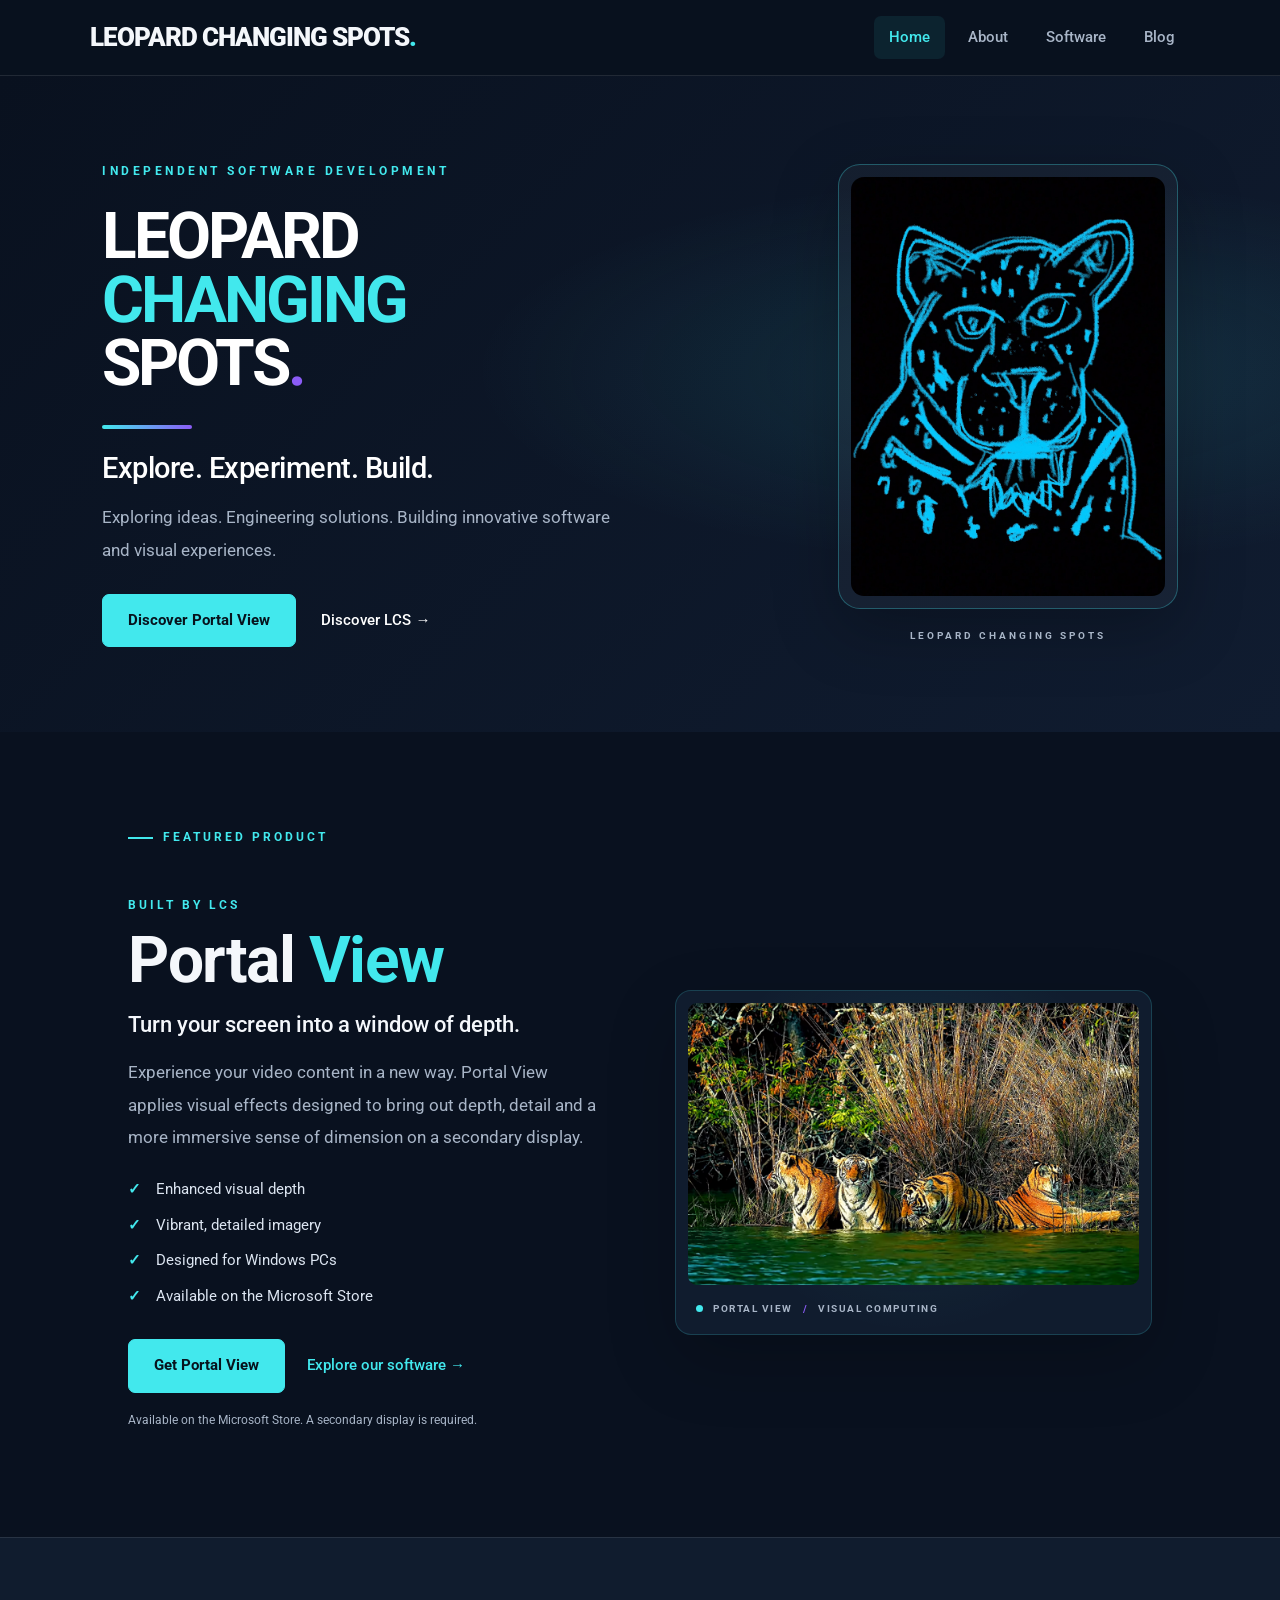
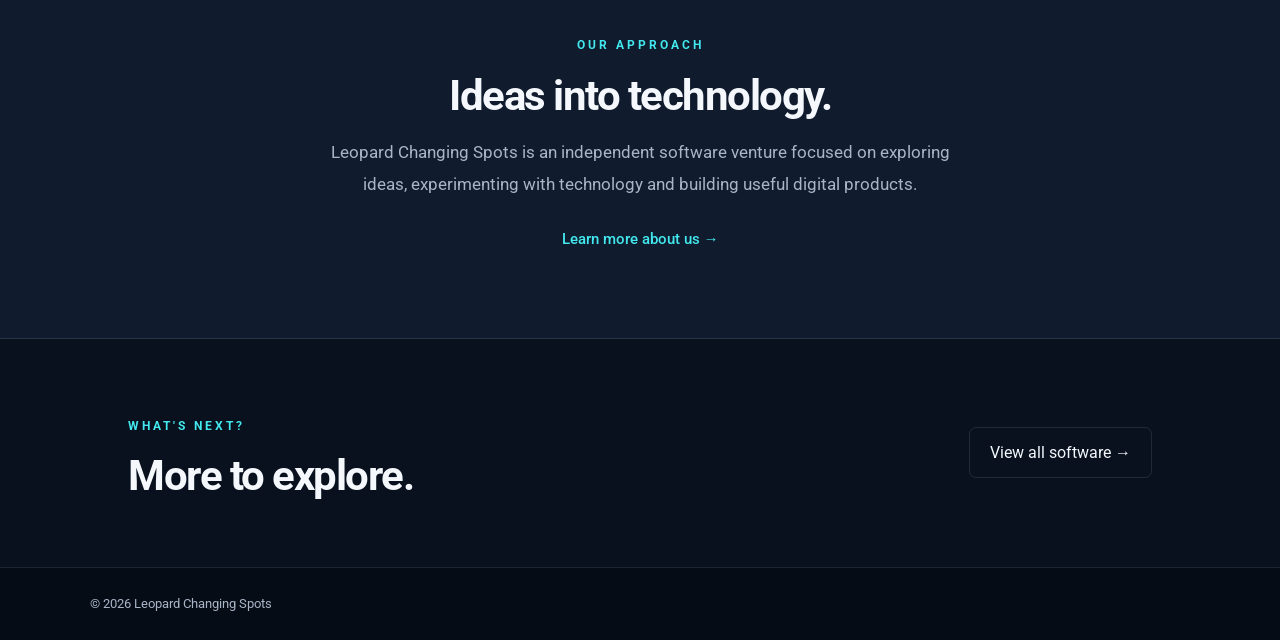
<file: index.html>
<!DOCTYPE html>
<html lang="en">
<head>
    <!-- Google tag (gtag.js) -->
<script async src="https://www.googletagmanager.com/gtag/js?id=G-T0R1049GWY"></script>
<script>
  window.dataLayer = window.dataLayer || [];
  function gtag(){dataLayer.push(arguments);}
  gtag('js', new Date());

  gtag('config', 'G-T0R1049GWY');
</script>
    <meta charset="UTF-8">

    <meta name="description" content="Leopard Changing Spots is an independent software company exploring software development, visual computing and digital media. Discover Portal View for Windows.">

    <meta name="keywords" content="Leopard Changing Spots, Portal View, software development, visual computing, Windows software">

    <meta name="author" content="Craig Durrheim">
    <meta name="robots" content="index, follow">
    <meta name="viewport" content="width=device-width, initial-scale=1.0">

    <link rel="stylesheet" href="styles.css">

    <link rel="preconnect" href="https://fonts.googleapis.com">
    <link rel="preconnect" href="https://fonts.gstatic.com" crossorigin>

    <link href="https://fonts.googleapis.com/css2?family=Roboto:wght@300;400;500;700;900&display=swap"
          rel="stylesheet">

    <title>Leopard Changing Spots</title>
</head>

<body>

    <nav>
        <a class="brand" href="index.html">LEOPARD CHANGING SPOTS<span>.</span></a>

        <ul class="nav-bar">
            <li><a href="index.html" class="active">Home</a></li>
            <li><a href="about.html">About</a></li>
            <li><a href="software.html">Software</a></li>
            <li><a href="blog.html">Blog</a></li>
        </ul>
    </nav>

    <main>

        <!-- Main company identity -->
        <section class="hero home-hero">

            <div class="home-hero-content">

                <p class="home-overline">
                    INDEPENDENT SOFTWARE DEVELOPMENT
                </p>

                <h1 class="company-title">
                    LEOPARD
                    <span>CHANGING</span>
                    SPOTS<span class="title-period">.</span>
                </h1>

                <div class="company-accent-line"></div>

                <h2 class="company-tagline">
                    Explore. Experiment. Build.
                </h2>

                <p class="home-intro">
                    Exploring ideas. Engineering solutions.
                    Building innovative software and visual experiences.
                </p>

                <div class="home-actions">
                    <a href="#portal-view" class="cta-button">
                        Discover Portal View
                    </a>

                    <a href="about.html" class="home-secondary-link">
                        Discover LCS →
                    </a>
                </div>

            </div>

            <div class="home-hero-logo">
                <div class="logo-frame">
                    <img
                        src="images/leopardLogo.jpg"
                        alt="Leopard Changing Spots leopard logo">
                </div>

                <p class="logo-caption">
                    LEOPARD CHANGING SPOTS
                </p>
            </div>

        </section>


        <!-- Featured commercial product -->
        <section class="featured-product" id="portal-view">

            <div class="section-label">
                <span></span> FEATURED PRODUCT
            </div>

            <div class="product-layout">

                <div class="product-copy">

                    <p class="product-kicker">BUILT BY LCS</p>

                    <h2>Portal <span>View</span></h2>

                    <h3>Turn your screen into a window of depth.</h3>

                    <p class="product-description">
                        Experience your video content in a new way.
                        Portal View applies visual effects designed to
                        bring out depth, detail and a more immersive
                        sense of dimension on a secondary display.
                    </p>

                    <ul class="feature-list">
                        <li>Enhanced visual depth</li>
                        <li>Vibrant, detailed imagery</li>
                        <li>Designed for Windows PCs</li>
                        <li>Available on the Microsoft Store</li>
                    </ul>

                    <div class="product-actions">

                        <a
                            href="https://apps.microsoft.com/detail/9NJ5NQBV3RJM"
                            class="cta-button"
                            target="_blank"
                            rel="noopener noreferrer">
                            Get Portal View
                        </a>

                        <a href="software.html" class="secondary-link">
                            Explore our software →
                        </a>

                    </div>

                    <p class="store-note">
                        Available on the Microsoft Store.
                        A secondary display is required.
                    </p>

                </div>

                <div class="product-visual">

                    <img
                        src="images/Screenshot (59).png"
                        alt="Portal View visual demonstration"
                        class="portal-image">

                    <div class="visual-caption">
                        <span class="status-dot"></span>
                        PORTAL VIEW
                        <span class="caption-divider">/</span>
                        VISUAL COMPUTING
                    </div>

                </div>

            </div>
        </section>


        <!-- Company mission -->
        <section class="company-section">

            <p class="section-label">OUR APPROACH</p>

            <h2>Ideas into technology.</h2>

            <p class="company-description">
                Leopard Changing Spots is an independent software
                venture focused on exploring ideas, experimenting
                with technology and building useful digital products.
            </p>

            <a href="about.html" class="text-link">
                Learn more about us →
            </a>

        </section>


        <!-- Explore more -->
        <section class="more-software">

            <div>
                <p class="section-label">WHAT'S NEXT?</p>
                <h2>More to explore.</h2>
            </div>

            <a href="software.html" class="outline-button">
                View all software →
            </a>

        </section>

    </main>

    <footer>
        <p>© 2026 Leopard Changing Spots</p>
    </footer>

</body>
</html>
</file>
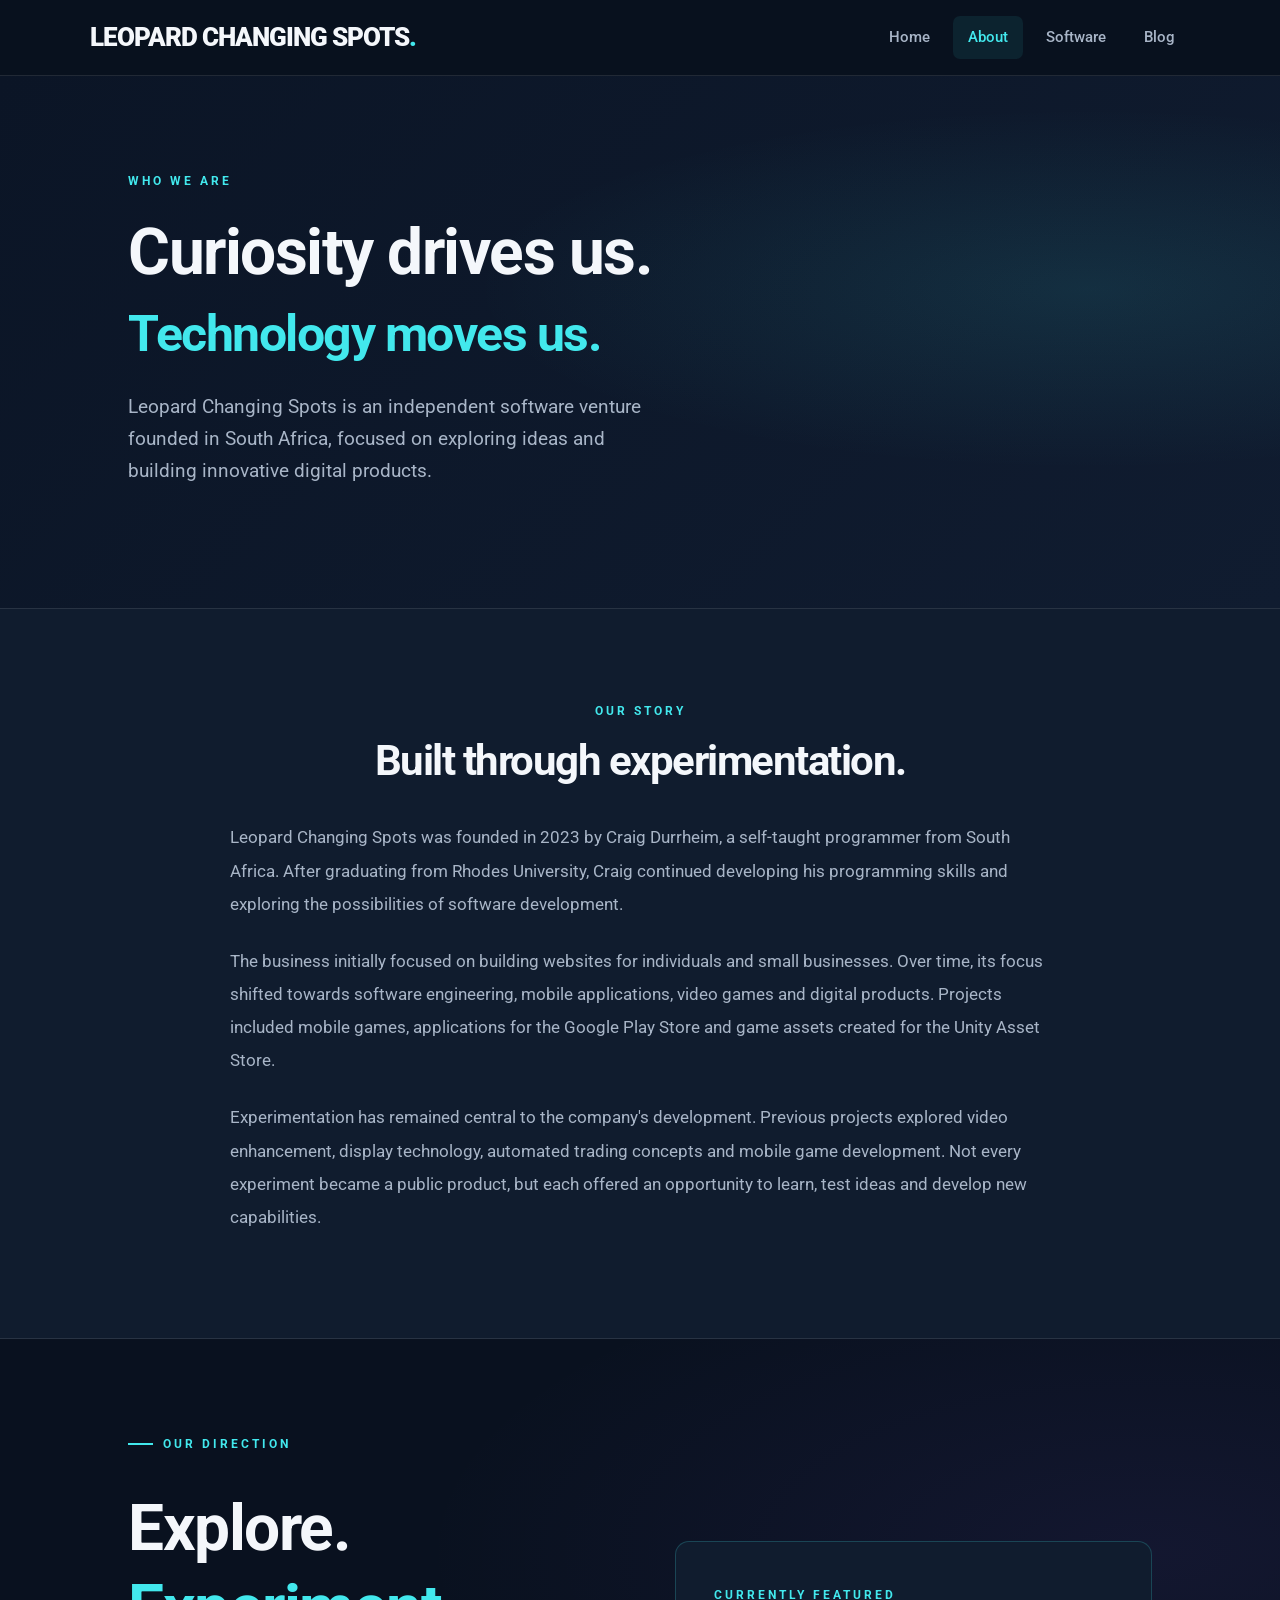
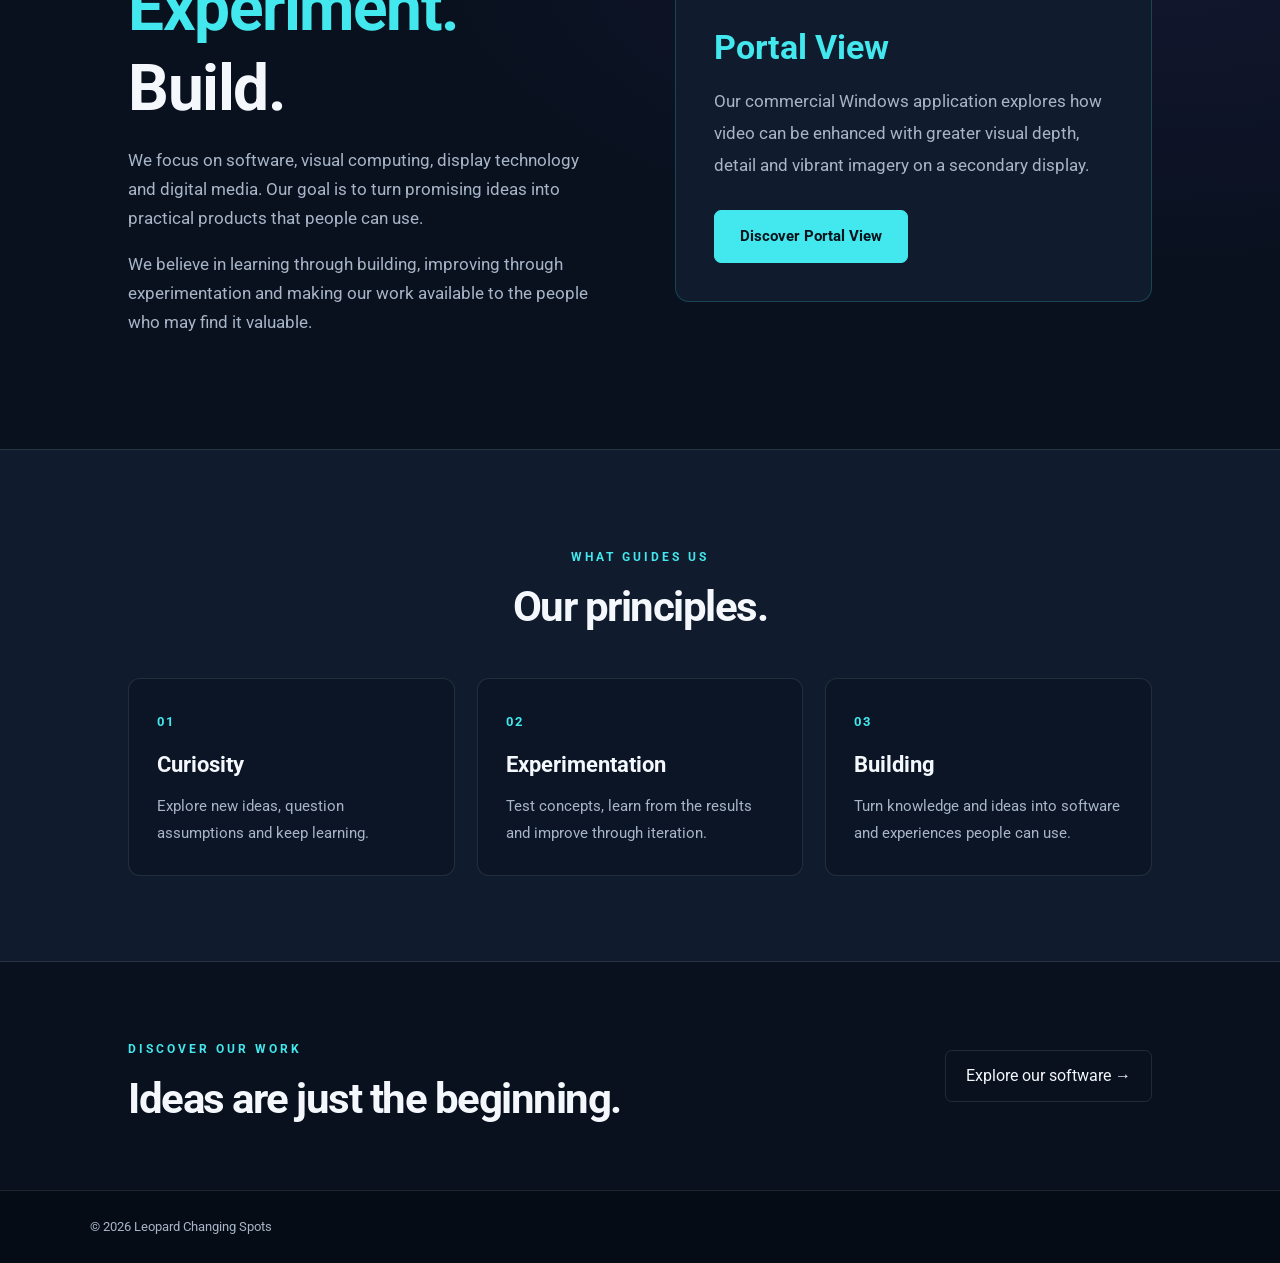
<file: about.html>
<!DOCTYPE html>
<html lang="en">
<head>
    <!-- Google tag (gtag.js) -->
<script async src="https://www.googletagmanager.com/gtag/js?id=G-T0R1049GWY"></script>
<script>
  window.dataLayer = window.dataLayer || [];
  function gtag(){dataLayer.push(arguments);}
  gtag('js', new Date());

  gtag('config', 'G-T0R1049GWY');
</script>
    <meta charset="UTF-8">

    <meta name="description" content="Learn about Leopard Changing Spots, an independent software venture founded by Craig Durrheim in South Africa, exploring software development and visual computing.">

    <meta name="keywords" content="Leopard Changing Spots, about us, software development, Portal View, visual computing">

    <meta name="author" content="Craig Durrheim">
    <meta name="robots" content="index, follow">
    <meta name="viewport" content="width=device-width, initial-scale=1.0">

    <link rel="stylesheet" href="styles.css">

    <link rel="preconnect" href="https://fonts.googleapis.com">
    <link rel="preconnect" href="https://fonts.gstatic.com" crossorigin>

    <link href="https://fonts.googleapis.com/css2?family=Roboto:wght@300;400;500;700;900&display=swap"
          rel="stylesheet">

    <title>About Us | Leopard Changing Spots</title>
</head>

<body>

    <!-- Navigation -->
    <nav>
        <a class="brand" href="index.html">LEOPARD CHANGING SPOTS<span>.</span></a>

        <ul class="nav-bar">
            <li><a href="index.html">Home</a></li>
            <li><a href="about.html" class="active">About</a></li>
            <li><a href="software.html">Software</a></li>
            <li><a href="blog.html">Blog</a></li>
        </ul>
    </nav>


    <main>

        <!-- About introduction -->
        <section class="hero about-hero">

            <div class="hero-content">

                <span class="eyebrow">WHO WE ARE</span>

                <h1>
                    Curiosity drives us.<br>
                    <span>Technology moves us.</span>
                </h1>

                <p>
                    Leopard Changing Spots is an independent software
                    venture founded in South Africa, focused on exploring
                    ideas and building innovative digital products.
                </p>

            </div>

        </section>


        <!-- Company story -->
        <section class="company-section about-story" id="our-story">

            <p class="section-label">OUR STORY</p>

            <h2>Built through experimentation.</h2>

            <div class="about-text">

                <p>
                    Leopard Changing Spots was founded in 2023 by
                    Craig Durrheim, a self-taught programmer from
                    South Africa. After graduating from Rhodes
                    University, Craig continued developing his
                    programming skills and exploring the possibilities
                    of software development.
                </p>

                <p>
                    The business initially focused on building websites
                    for individuals and small businesses. Over time,
                    its focus shifted towards software engineering,
                    mobile applications, video games and digital
                    products. Projects included mobile games,
                    applications for the Google Play Store and
                    game assets created for the Unity Asset Store.
                </p>

                <p>
                    Experimentation has remained central to the
                    company's development. Previous projects explored
                    video enhancement, display technology, automated
                    trading concepts and mobile game development.
                    Not every experiment became a public product,
                    but each offered an opportunity to learn,
                    test ideas and develop new capabilities.
                </p>

            </div>

        </section>


        <!-- Current direction -->
        <section class="featured-product about-direction">

            <div class="section-label">
                <span></span> OUR DIRECTION
            </div>

            <div class="product-layout">

                <div class="product-copy">

                    <h2>
                        Explore.<br>
                        <span>Experiment.</span><br>
                        Build.
                    </h2>

                    <p>
                        We focus on software, visual computing,
                        display technology and digital media.
                        Our goal is to turn promising ideas into
                        practical products that people can use.
                    </p>

                    <p>
                        We believe in learning through building,
                        improving through experimentation and
                        making our work available to the people
                        who may find it valuable.
                    </p>

                </div>

                <div class="about-highlight">

                    <span class="eyebrow">CURRENTLY FEATURED</span>

                    <h3>Portal View</h3>

                    <p>
                        Our commercial Windows application explores
                        how video can be enhanced with greater
                        visual depth, detail and vibrant imagery
                        on a secondary display.
                    </p>

                    <a
                        href="https://apps.microsoft.com/detail/9NJ5NQBV3RJM"
                        class="cta-button"
                        target="_blank"
                        rel="noopener noreferrer">
                        Discover Portal View
                    </a>

                </div>

            </div>

        </section>


        <!-- Values -->
        <section class="company-section about-values">

            <p class="section-label">WHAT GUIDES US</p>

            <h2>Our principles.</h2>

            <div class="values-grid">

                <article class="value-card">
                    <span class="value-number">01</span>
                    <h3>Curiosity</h3>
                    <p>
                        Explore new ideas, question assumptions
                        and keep learning.
                    </p>
                </article>

                <article class="value-card">
                    <span class="value-number">02</span>
                    <h3>Experimentation</h3>
                    <p>
                        Test concepts, learn from the results
                        and improve through iteration.
                    </p>
                </article>

                <article class="value-card">
                    <span class="value-number">03</span>
                    <h3>Building</h3>
                    <p>
                        Turn knowledge and ideas into software
                        and experiences people can use.
                    </p>
                </article>

            </div>

        </section>


        <!-- Closing call to action -->
        <section class="more-software">

            <div>
                <p class="section-label">DISCOVER OUR WORK</p>
                <h2>Ideas are just the beginning.</h2>
            </div>

            <a href="software.html" class="outline-button">
                Explore our software →
            </a>

        </section>

    </main>


    <!-- Footer -->
    <footer>
        <p>© 2026 Leopard Changing Spots</p>
    </footer>

</body>
</html>
</file>
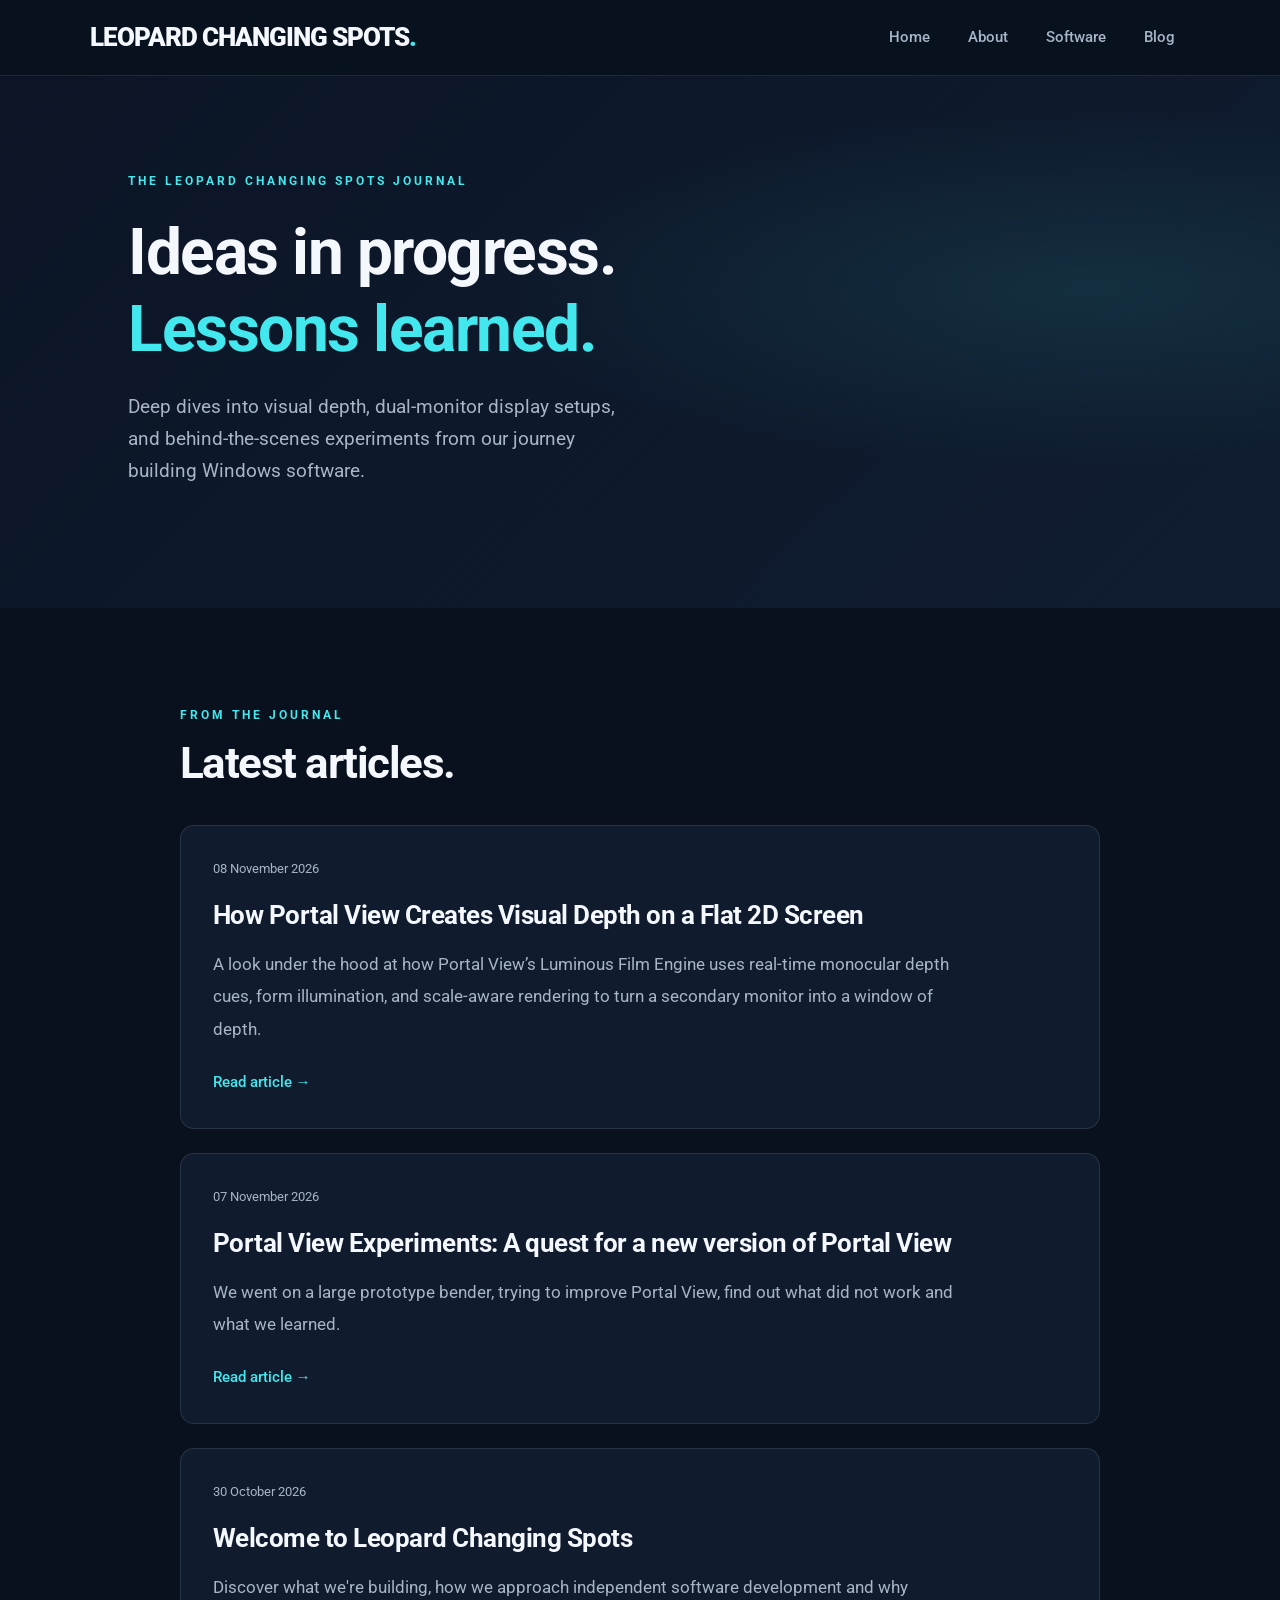
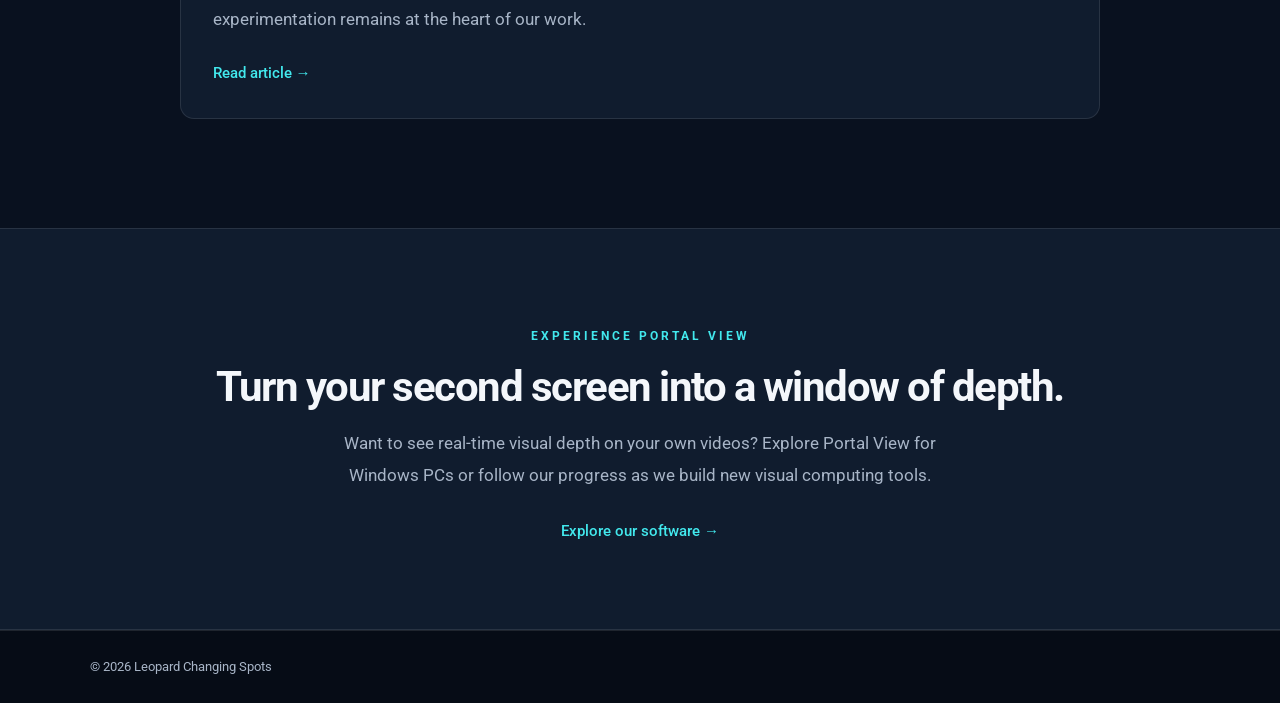
<file: blog.html>
<!DOCTYPE html>
<html lang="en">
<head>
    <!-- Google tag (gtag.js) -->
    <script async src="https://www.googletagmanager.com/gtag/js?id=G-T0R1049GWY"></script>
    <script>
      window.dataLayer = window.dataLayer || [];
      function gtag(){dataLayer.push(arguments);}
      gtag('js', new Date());

      gtag('config', 'G-T0R1049GWY');
    </script>

    <meta charset="UTF-8">
    <meta name="viewport" content="width=device-width, initial-scale=1.0">

    <!-- Primary SEO Meta Tags -->
    <title>Visual Computing & Windows Software Blog | Leopard Changing Spots</title>
    <meta name="description" content="Explore how visual depth works on 2D screens, dual-monitor display tips, and behind-the-scenes Windows software development from Leopard Changing Spots, creators of Portal View.">
    <meta name="keywords" content="Leopard Changing Spots blog, Portal View, dual monitor video enhancer Windows, visual depth 2D screen, Windows display software, visual computing, indie software development">
    <meta name="author" content="Craig Durrheim">
    <meta name="robots" content="index, follow">

    <!-- Stylesheets & Fonts -->
    <link rel="stylesheet" href="styles.css">
    <link rel="preconnect" href="https://fonts.googleapis.com">
    <link rel="preconnect" href="https://fonts.gstatic.com" crossorigin>
    <link href="https://fonts.googleapis.com/css2?family=Roboto:wght@300;400;500;700;900&display=swap" rel="stylesheet">
</head>

<body>
    <nav>
        <a class="brand" href="index.html">LEOPARD CHANGING SPOTS<span>.</span></a>

        <ul class="nav-bar">
            <li><a href="index.html">Home</a></li>
            <li><a href="about.html">About</a></li>
            <li><a href="software.html">Software</a></li>
            <li><a href="blog.html">Blog</a></li>
        </ul>
    </nav>

    <main>

        <!-- Blog introduction -->
        <section class="hero blog-hero">

            <div class="hero-content">

                <span class="eyebrow">THE LEOPARD CHANGING SPOTS JOURNAL</span>

                <h1>
                    Ideas in progress.<br>
                    <span>Lessons learned.</span>
                </h1>

                <p>
                    Deep dives into visual depth, dual-monitor display setups,
                    and behind-the-scenes experiments from our journey building
                    Windows software.
                </p>

            </div>

        </section>


        <!-- Blog posts -->
        <section class="blog-list" id="latest-posts">

            <div class="blog-heading">
                <div>
                    <p class="section-label">FROM THE JOURNAL</p>
                    <h2>Latest articles.</h2>
                </div>
            </div>

            <article class="blog-card">

                <div class="blog-card-top">
                    <span class="blog-date">08 November 2026</span>
                </div>

                <h3>How Portal View Creates Visual Depth on a Flat 2D Screen</h3>

                <p>
                    A look under the hood at how Portal View’s Luminous Film Engine uses real-time monocular depth cues, form illumination, and scale-aware rendering to turn a secondary monitor into a window of depth.
                </p>

                <a href="blogs/how-portal-view-creates-visual-depth.html" class="text-link">
                    Read article →
                </a>

            </article>


            <article class="blog-card">

                <div class="blog-card-top">
                    <span class="blog-date">07 November 2026</span>
                </div>

                <h3>Portal View Experiments: A quest for a new version of Portal View</h3>

                <p>
                    We went on a large prototype bender, trying to improve Portal View, find out what did not work and what we learned.
                </p>

                <a href="blogs/portal-view-experiments-article.html" class="text-link">
                    Read article →
                </a>

            </article>


            <article class="blog-card">

                <div class="blog-card-top">
                    <span class="blog-date">30 October 2026</span>
                </div>

                <h3>Welcome to Leopard Changing Spots</h3>

                <p>
                    Discover what we're building, how we approach independent software
                    development and why experimentation remains at the heart of our work.
                </p>

                <a href="blogs/blog1.html" class="text-link">
                    Read article →
                </a>

            </article>

            <!-- Add future blog-card articles here -->

        </section>


        <!-- Blog call to action -->
        <section class="company-section">

            <p class="section-label">EXPERIENCE PORTAL VIEW</p>

            <h2>Turn your second screen into a window of depth.</h2>

            <p class="company-description">
                Want to see real-time visual depth on your own videos?
                Explore Portal View for Windows PCs or follow our progress
                as we build new visual computing tools.
            </p>

            <a href="software.html" class="text-link">
                Explore our software →
            </a>

        </section>

    </main>


    <!-- Footer -->
    <footer>
        <p>© 2026 Leopard Changing Spots</p>
    </footer>

</body>
</html>
</file>
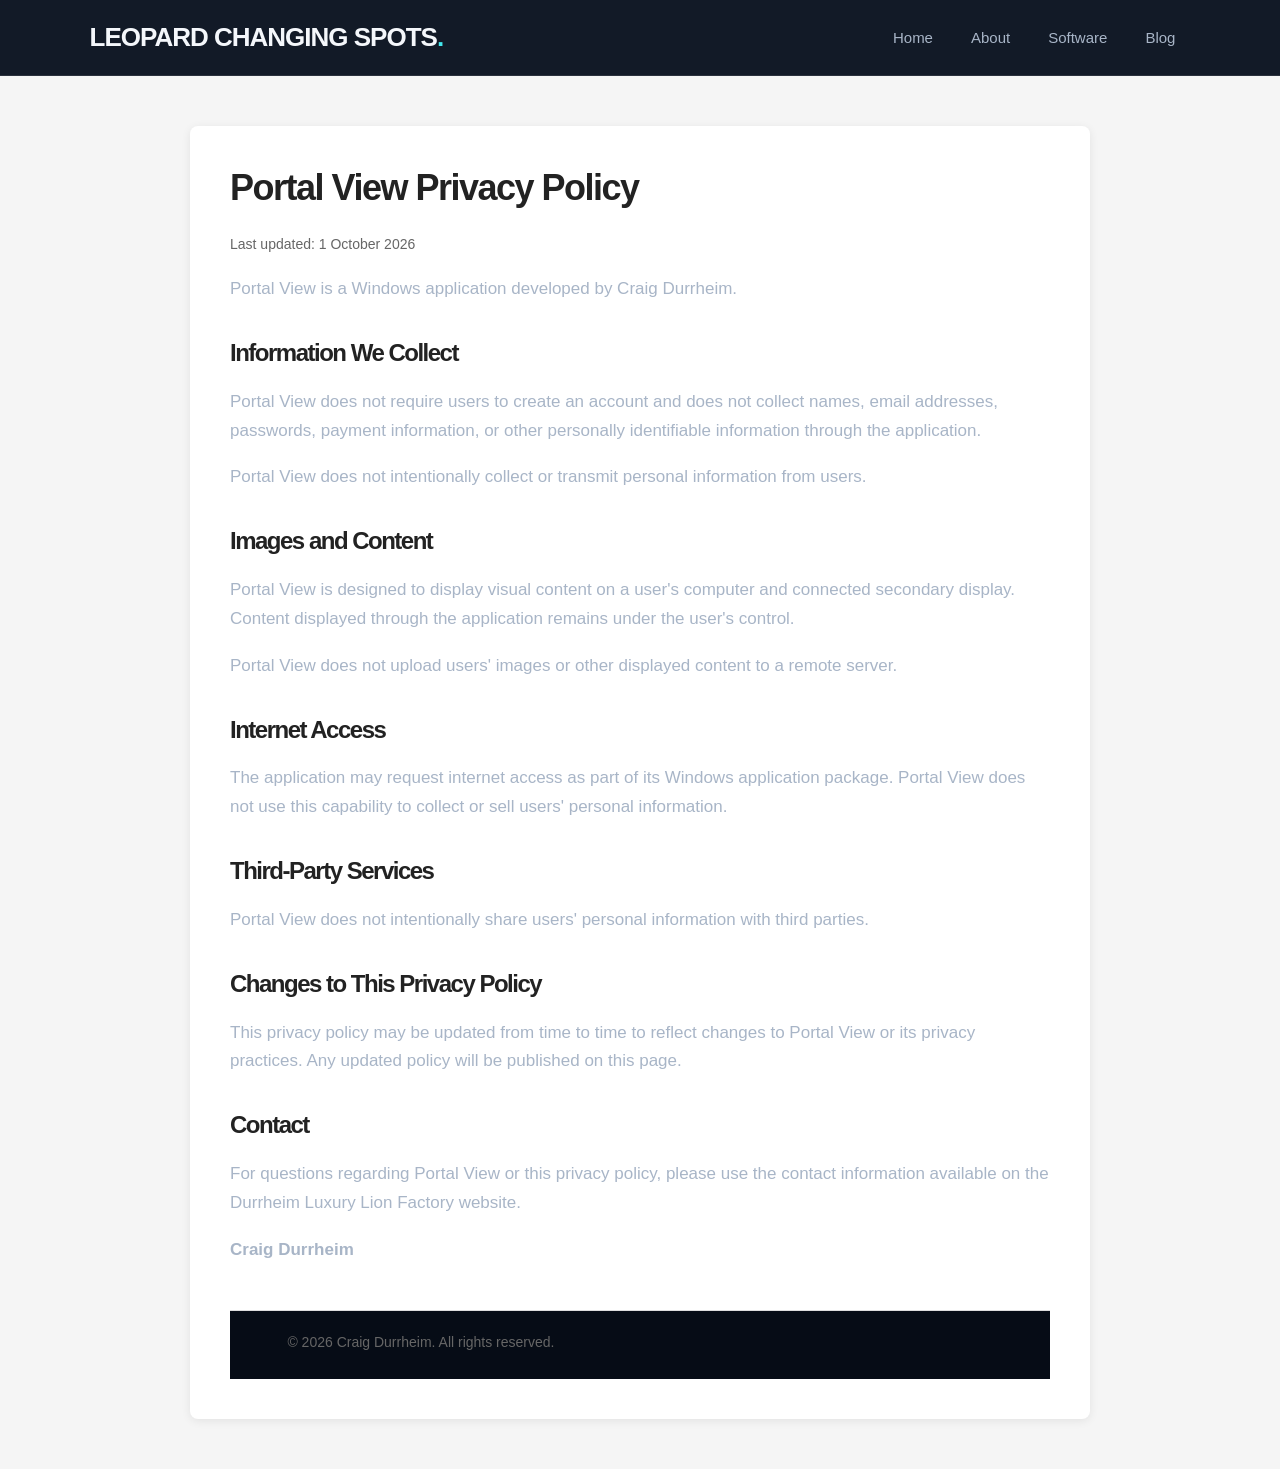
<file: portal-view-privacy-policy.html>
<!DOCTYPE html>
<html lang="en">
<head>
    <meta charset="UTF-8">
    <meta name="viewport" content="width=device-width, initial-scale=1.0">
    <title>Portal View Privacy Policy</title>
    <link rel="stylesheet" href="styles.css">

    <style>
        body {
            font-family: Arial, Helvetica, sans-serif;
            line-height: 1.7;
            margin: 0;
            padding: 0;
            background: #f5f5f5;
            color: #222;
        }

        .container {
            max-width: 900px;
            margin: 50px auto;
            padding: 40px;
            background: #ffffff;
            box-shadow: 0 2px 10px rgba(0, 0, 0, 0.08);
            border-radius: 8px;
        }

        h1 {
            margin-top: 0;
            font-size: 36px;
        }

        h2 {
            margin-top: 35px;
            font-size: 24px;
        }

        p {
            margin-bottom: 18px;
        }

        .updated {
            color: #666;
            font-size: 14px;
        }

        footer {
            margin-top: 45px;
            padding-top: 20px;
            border-top: 1px solid #ddd;
            color: #666;
            font-size: 14px;
        }

        a {
            color: inherit;
        }
    </style>
</head>

<body>

    <nav>
        <a class="brand" href="index.html">LEOPARD CHANGING SPOTS<span>.</span></a>

        <ul class="nav-bar">
            <li><a href="index.html">Home</a></li>
            <li><a href="about.html">About</a></li>
            <li><a href="software.html">Software</a></li>
            <li><a href="blog.html">Blog</a></li>
        </ul>
    </nav>

<div class="container">

    <h1>Portal View Privacy Policy</h1>

    <p class="updated">
        Last updated: 1 October 2026
    </p>

    <p>
        Portal View is a Windows application developed by Craig Durrheim.
    </p>

    <h2>Information We Collect</h2>

    <p>
        Portal View does not require users to create an account and does not
        collect names, email addresses, passwords, payment information, or
        other personally identifiable information through the application.
    </p>

    <p>
        Portal View does not intentionally collect or transmit personal
        information from users.
    </p>

    <h2>Images and Content</h2>

    <p>
        Portal View is designed to display visual content on a user's computer
        and connected secondary display. Content displayed through the
        application remains under the user's control.
    </p>

    <p>
        Portal View does not upload users' images or other displayed content
        to a remote server.
    </p>

    <h2>Internet Access</h2>

    <p>
        The application may request internet access as part of its Windows
        application package. Portal View does not use this capability to
        collect or sell users' personal information.
    </p>

    <h2>Third-Party Services</h2>

    <p>
        Portal View does not intentionally share users' personal information
        with third parties.
    </p>

    <h2>Changes to This Privacy Policy</h2>

    <p>
        This privacy policy may be updated from time to time to reflect
        changes to Portal View or its privacy practices. Any updated policy
        will be published on this page.
    </p>

    <h2>Contact</h2>

    <p>
        For questions regarding Portal View or this privacy policy, please
        use the contact information available on the Durrheim Luxury Lion
        Factory website.
    </p>

    <p>
        <strong>Craig Durrheim</strong>
    </p>

    <footer>
        &copy; 2026 Craig Durrheim. All rights reserved.
    </footer>

</div>

</body>
</html>
</file>
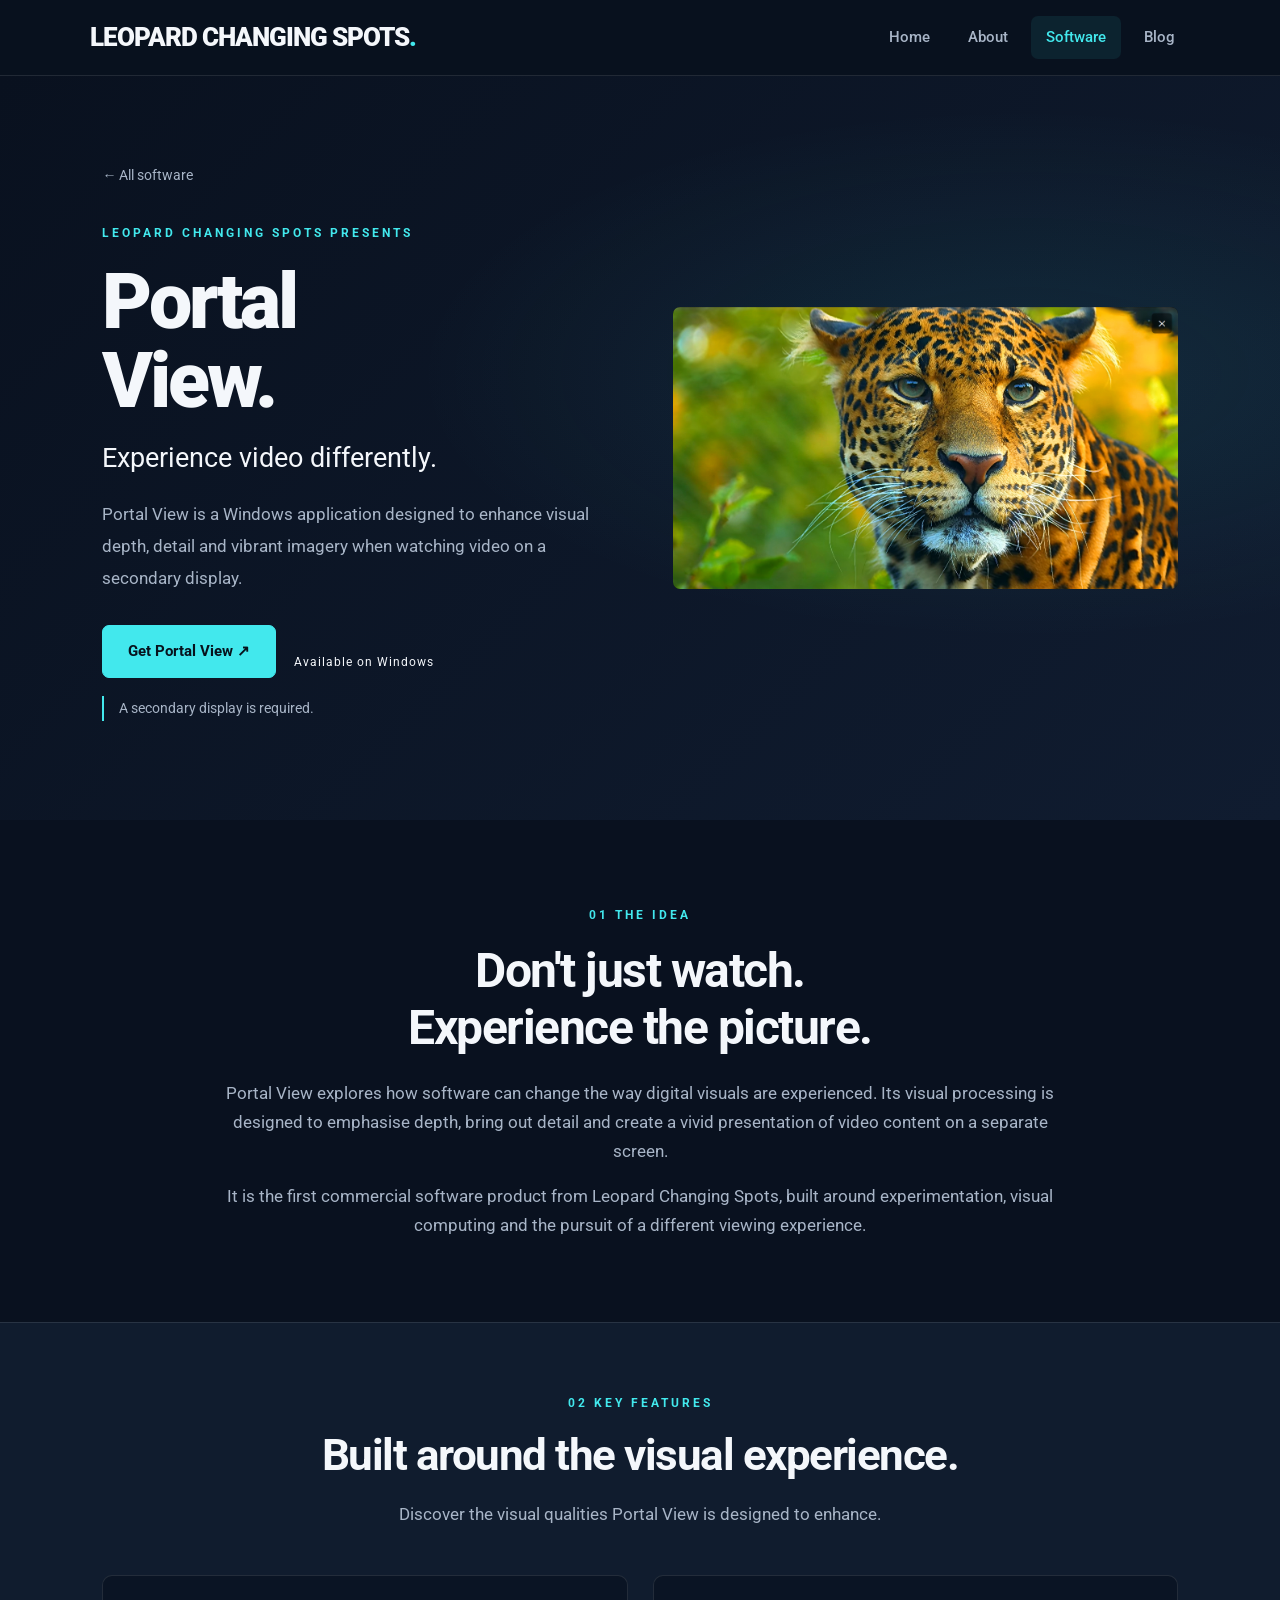
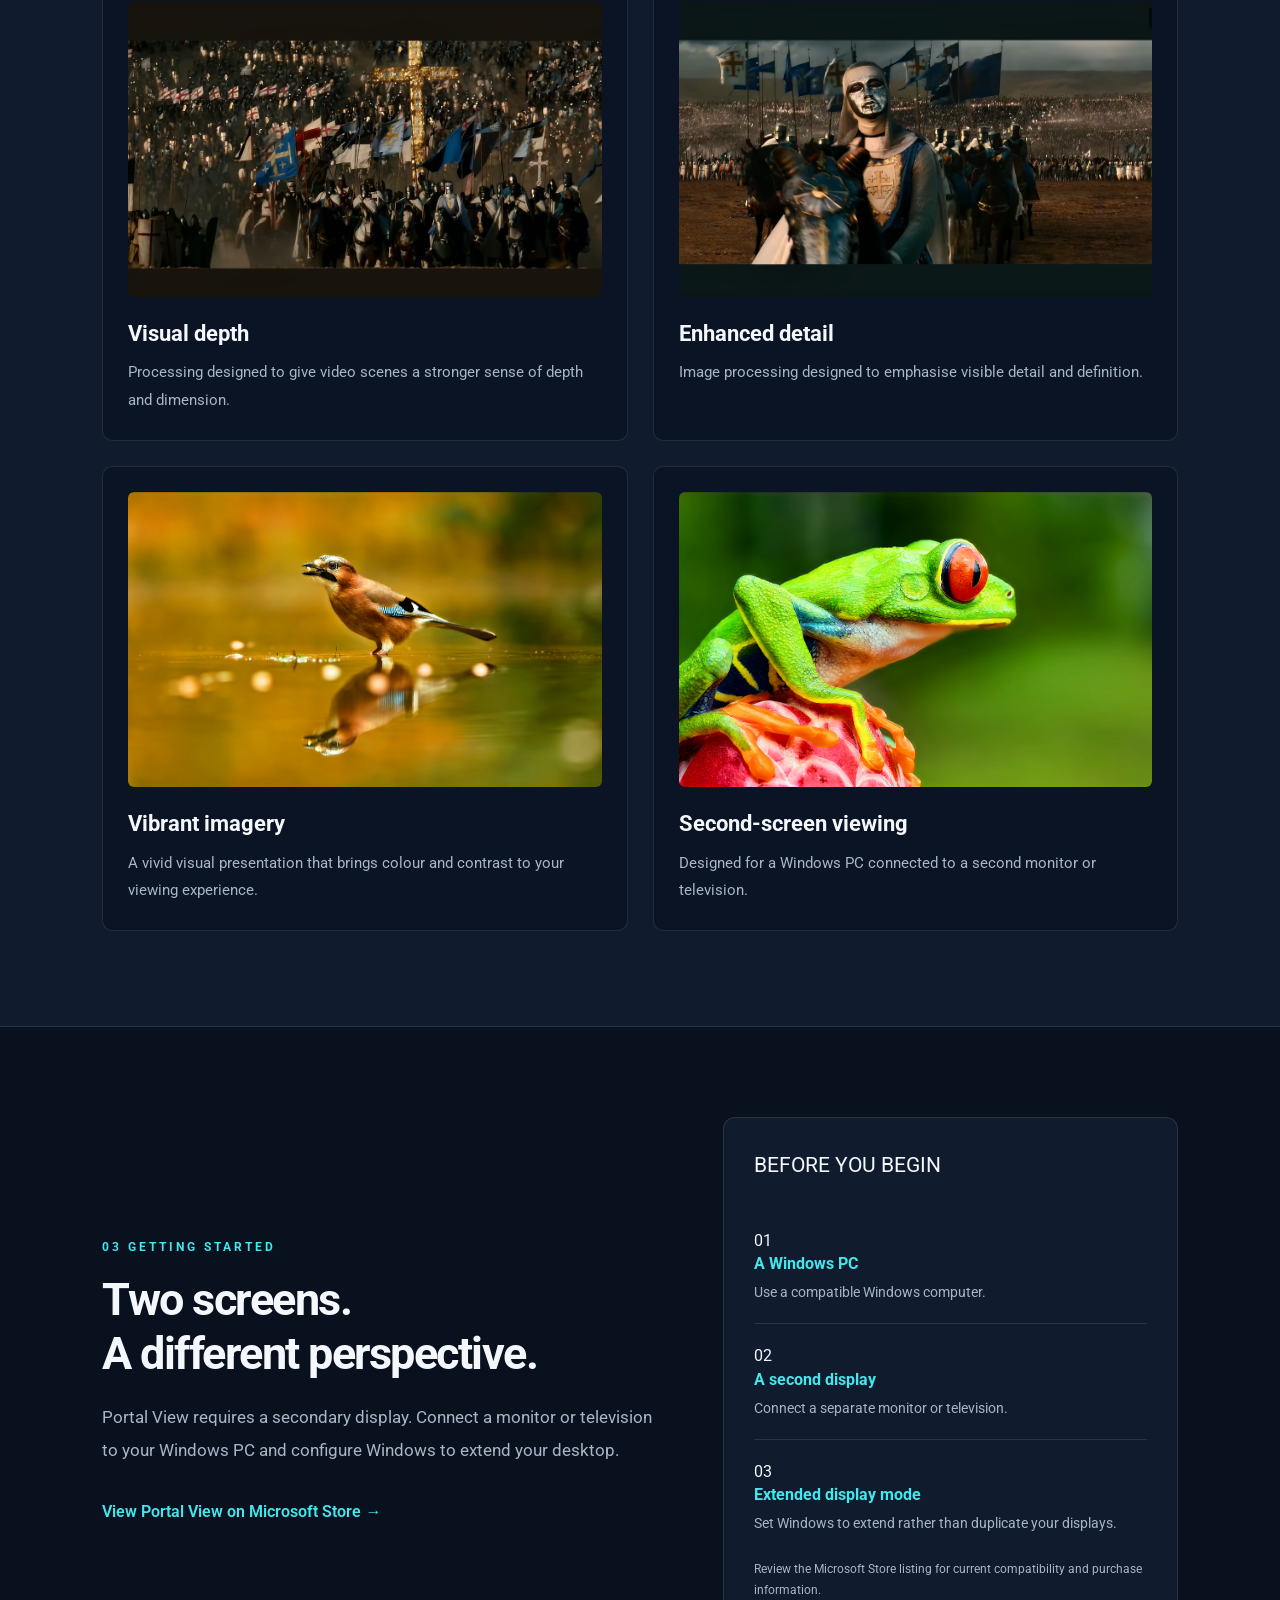
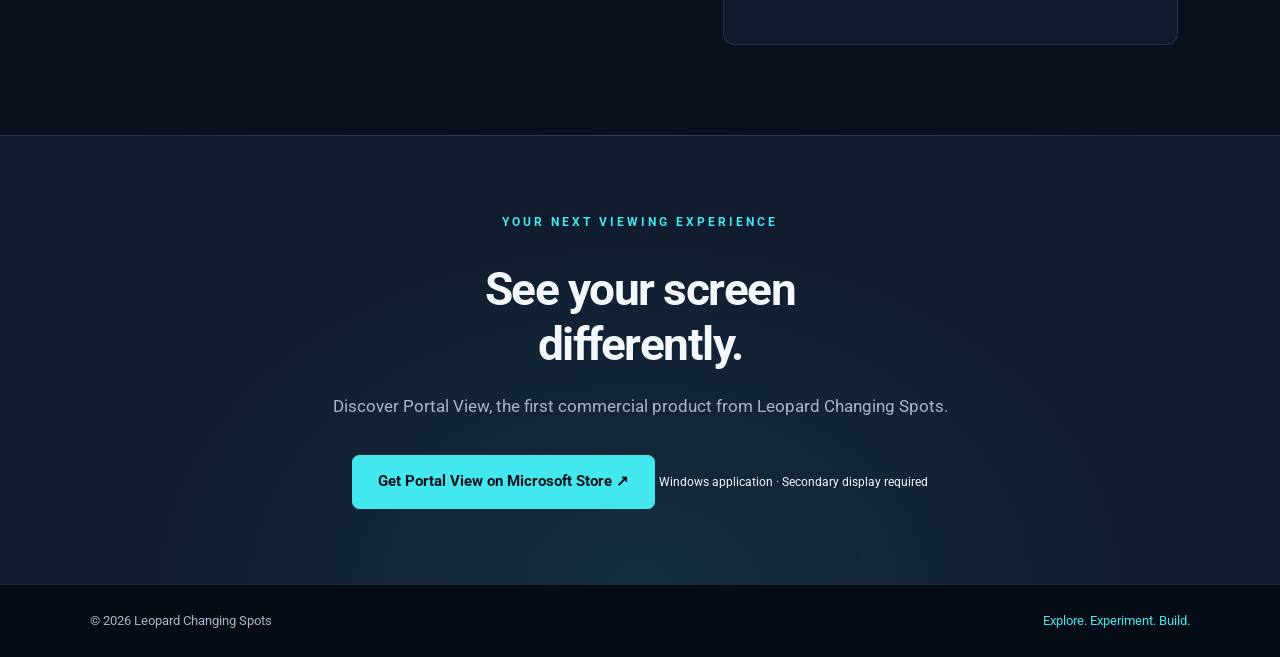
<file: portal-view.html>
<!DOCTYPE html>
<html lang="en">
<head>
    <!-- Google tag (gtag.js) -->
<script async src="https://www.googletagmanager.com/gtag/js?id=G-T0R1049GWY"></script>
<script>
  window.dataLayer = window.dataLayer || [];
  function gtag(){dataLayer.push(arguments);}
  gtag('js', new Date());

  gtag('config', 'G-T0R1049GWY');
</script>
    <meta charset="UTF-8">

    <meta name="description" content="Discover Portal View by Leopard Changing Spots, a Windows application designed to enhance visual depth, detail and vibrant imagery on a secondary display.">

    <meta name="keywords" content="Portal View, Windows application, video enhancement, visual computing, secondary monitor">

    <meta name="author" content="Craig Durrheim">
    <meta name="robots" content="index, follow">
    <meta name="viewport" content="width=device-width, initial-scale=1.0">

    <link rel="stylesheet" href="styles.css">

    <link rel="preconnect" href="https://fonts.googleapis.com">
    <link rel="preconnect" href="https://fonts.gstatic.com" crossorigin>

    <link href="https://fonts.googleapis.com/css2?family=Roboto:wght@300;400;500;700;900&display=swap"
          rel="stylesheet">

    <title>Portal View | Leopard Changing Spots</title>
</head>

<body>

    <!-- Navigation -->
    <nav>
        <a class="brand" href="index.html">LEOPARD CHANGING SPOTS<span>.</span></a>

        <ul class="nav-bar">
            <li><a href="index.html">Home</a></li>
            <li><a href="about.html">About</a></li>
            <li><a href="software.html" class="active">Software</a></li>
            <li><a href="blog.html">Blog</a></li>
        </ul>
    </nav>


    <main class="portal-page">

        <!-- Product introduction -->
        <section class="portal-hero">

            <div class="portal-hero-copy">

                <a href="software.html" class="portal-back-link">
                    ← All software
                </a>

                <p class="portal-eyebrow">
                    LEOPARD CHANGING SPOTS PRESENTS
                </p>

                <h1>
                    Portal<br>
                    <span>View.</span>
                </h1>

                <p class="portal-tagline">
                    Experience video differently.
                </p>

                <p class="portal-intro">
                    Portal View is a Windows application designed to
                    enhance visual depth, detail and vibrant imagery
                    when watching video on a secondary display.
                </p>

                <div class="portal-hero-actions">

                    <a
                        href="https://apps.microsoft.com/detail/9NJ5NQBV3RJM"
                        class="cta-button"
                        target="_blank"
                        rel="noopener noreferrer">
                        Get Portal View ↗
                    </a>

                    <span class="portal-platform-label">
                        Available on Windows
                    </span>

                </div>

                <p class="portal-requirement-note">
                    A secondary display is required.
                </p>

            </div>


            <!-- Main product photo placeholder -->
            <div class="portal-hero-visual">

                <img src="images/Screenshot (48).png" class="portal-main-image">

            </div>

        </section>


        <!-- About the product -->
        <section class="portal-introduction">

            <div class="portal-section-index">
                <span>01</span>
                <span>THE IDEA</span>
            </div>

            <div class="portal-introduction-content">

                <h2>
                    Don't just watch.<br>
                    <span>Experience the picture.</span>
                </h2>

                <p>
                    Portal View explores how software can change the
                    way digital visuals are experienced. Its visual
                    processing is designed to emphasise depth, bring
                    out detail and create a vivid presentation of video
                    content on a separate screen.
                </p>

                <p>
                    It is the first commercial software product from
                    Leopard Changing Spots, built around experimentation,
                    visual computing and the pursuit of a different
                    viewing experience.
                </p>

            </div>

        </section>


        <!-- Features with photo placeholders -->
        <section class="portal-features">

            <div class="portal-section-heading">

                <div class="portal-section-index">
                    <span>02</span>
                    <span>KEY FEATURES</span>
                </div>

                <h2>
                    Built around the <span>visual experience.</span>
                </h2>

                <p>
                    Discover the visual qualities Portal View is
                    designed to enhance.
                </p>

            </div>


            <div class="portal-feature-grid">

                <!-- Feature 1 -->
                <article class="portal-feature">

                    <div>
                    <img src="images/Screenshot (49).png" class="portal-feature-photo">
                    </div>

                    <h3>Visual depth</h3>

                    <p>
                        Processing designed to give video scenes
                        a stronger sense of depth and dimension.
                    </p>

                </article>


                <!-- Feature 2 -->
                <article class="portal-feature">

                   <div>
                    <img src="images/Screenshot (50).png" class="portal-feature-photo">
                    </div>

                    <h3>Enhanced detail</h3>

                    <p>
                        Image processing designed to emphasise
                        visible detail and definition.
                    </p>

                </article>


                <!-- Feature 3 -->
                <article class="portal-feature">

                <div>
                    <img src="images/Screenshot (51).png" class="portal-feature-photo">
                    </div>

                    <h3>Vibrant imagery</h3>

                    <p>
                        A vivid visual presentation that brings
                        colour and contrast to your viewing experience.
                    </p>

                </article>


                <!-- Feature 4 -->
                <article class="portal-feature">

                   <div>
                    <img src="images/Screenshot (56).png" class="portal-feature-photo">
                    </div>

                    <h3>Second-screen viewing</h3>

                    <p>
                        Designed for a Windows PC connected to
                        a second monitor or television.
                    </p>

                </article>

            </div>

        </section>


        <!-- Setup requirements -->
        <section class="portal-setup">

            <div class="portal-setup-copy">

                <div class="portal-section-index">
                    <span>03</span>
                    <span>GETTING STARTED</span>
                </div>

                <h2>
                    Two screens.<br>
                    <span>A different perspective.</span>
                </h2>

                <p>
                    Portal View requires a secondary display.
                    Connect a monitor or television to your Windows PC
                    and configure Windows to extend your desktop.
                </p>

                <a
                    href="https://apps.microsoft.com/detail/9NJ5NQBV3RJM"
                    target="_blank"
                    rel="noopener noreferrer"
                    class="portal-text-link">
                    View Portal View on Microsoft Store →
                </a>

            </div>


            <div class="portal-setup-panel">

                <div class="portal-setup-heading">
                    BEFORE YOU BEGIN
                </div>

                <div class="portal-setup-item">
                    <span>01</span>
                    <div>
                        <h3>A Windows PC</h3>
                        <p>Use a compatible Windows computer.</p>
                    </div>
                </div>

                <div class="portal-setup-item">
                    <span>02</span>
                    <div>
                        <h3>A second display</h3>
                        <p>Connect a separate monitor or television.</p>
                    </div>
                </div>

                <div class="portal-setup-item">
                    <span>03</span>
                    <div>
                        <h3>Extended display mode</h3>
                        <p>Set Windows to extend rather than duplicate your displays.</p>
                    </div>
                </div>

                <p class="portal-setup-footnote">
                    Review the Microsoft Store listing for current
                    compatibility and purchase information.
                </p>

            </div>

        </section>


        <!-- Final purchase section -->
        <section class="portal-final-cta">

            <p class="portal-eyebrow">
                YOUR NEXT VIEWING EXPERIENCE
            </p>

            <h2>
                See your screen<br>
                <span>differently.</span>
            </h2>

            <p>
                Discover Portal View, the first commercial product
                from Leopard Changing Spots.
            </p>

            <a
                href="https://apps.microsoft.com/detail/9NJ5NQBV3RJM"
                class="cta-button"
                target="_blank"
                rel="noopener noreferrer">
                Get Portal View on Microsoft Store ↗
            </a>

            <span class="portal-final-note">
                Windows application · Secondary display required
            </span>

        </section>

    </main>


    <!-- Footer -->
    <footer>
        <p>© 2026 Leopard Changing Spots</p>
        <p class="portal-footer-tagline">Explore. Experiment. Build.</p>
    </footer>

</body>
</html>
</file>
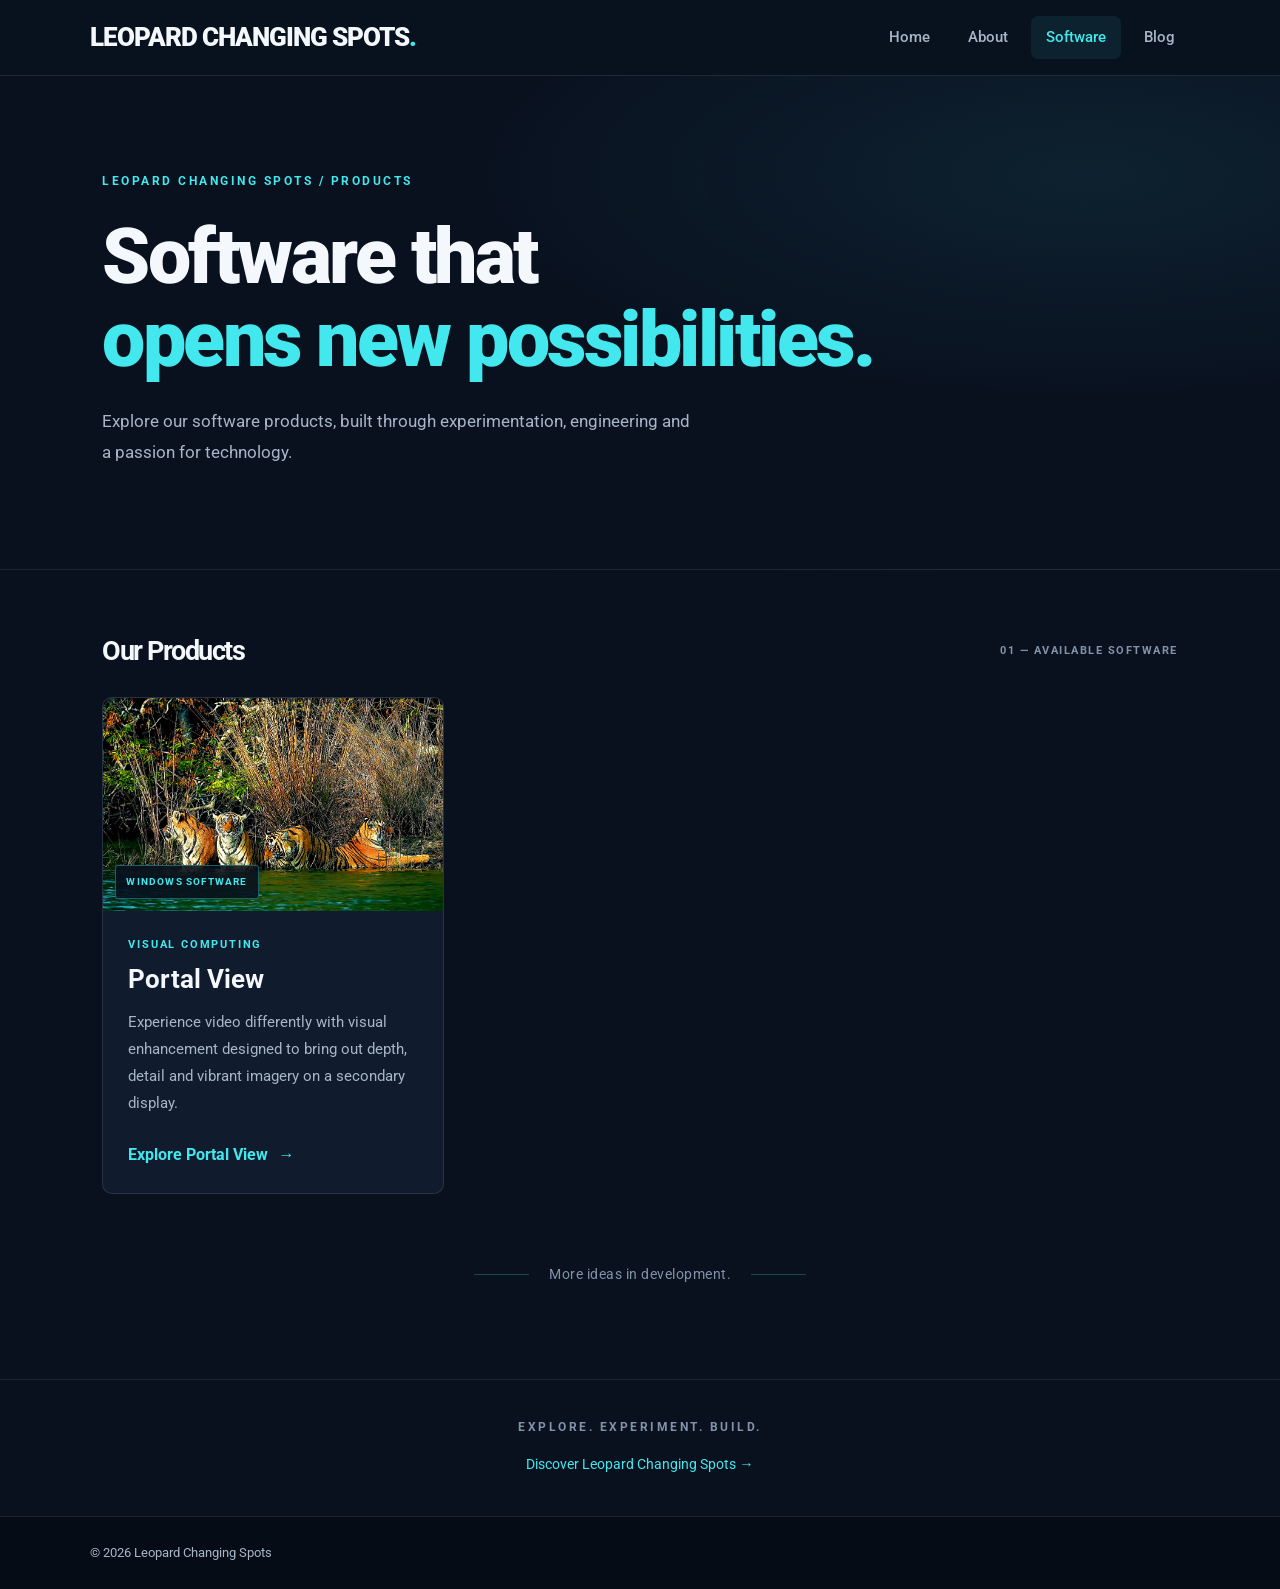
<file: software.html>
<!DOCTYPE html>
<html lang="en">
<head>
    <!-- Google tag (gtag.js) -->
<script async src="https://www.googletagmanager.com/gtag/js?id=G-T0R1049GWY"></script>
<script>
  window.dataLayer = window.dataLayer || [];
  function gtag(){dataLayer.push(arguments);}
  gtag('js', new Date());

  gtag('config', 'G-T0R1049GWY');
</script>
    <meta charset="UTF-8">

    <meta name="description" content="Explore software products developed by Leopard Changing Spots, including Portal View for Windows.">

    <meta name="keywords" content="Leopard Changing Spots, software, Portal View, Windows applications, digital products">

    <meta name="author" content="Craig Durrheim">
    <meta name="robots" content="index, follow">
    <meta name="viewport" content="width=device-width, initial-scale=1.0">

    <link rel="stylesheet" href="styles.css">

    <link rel="preconnect" href="https://fonts.googleapis.com">
    <link rel="preconnect" href="https://fonts.gstatic.com" crossorigin>

    <link href="https://fonts.googleapis.com/css2?family=Roboto:wght@300;400;500;700;900&display=swap"
          rel="stylesheet">

    <title>Software | Leopard Changing Spots</title>
</head>

<body>

    <nav>
        <a class="brand" href="index.html">LEOPARD CHANGING SPOTS<span>.</span></a>

        <ul class="nav-bar">
            <li><a href="index.html">Home</a></li>
            <li><a href="about.html">About</a></li>
            <li><a href="software.html" class="active">Software</a></li>
            <li><a href="blog.html">Blog</a></li>
        </ul>
    </nav>

    <main class="catalogue-page">

        <!-- Page heading -->
        <section class="catalogue-header">
            <p class="catalogue-eyebrow">LEOPARD CHANGING SPOTS / PRODUCTS</p>

            <h1>Software that<br><span>opens new possibilities.</span></h1>

            <p>
                Explore our software products, built through
                experimentation, engineering and a passion for technology.
            </p>
        </section>


        <!-- Product catalogue -->
        <section class="catalogue-section">

            <div class="catalogue-section-heading">
                <h2>Our Products</h2>
                <span>01 — AVAILABLE SOFTWARE</span>
            </div>

            <div class="catalogue-grid">

                <!-- Portal View -->
                <article class="catalogue-card">

                    <a href="portal-view.html" class="catalogue-image-link"
                       aria-label="Discover Portal View">

                        <img
                            src="images/Screenshot (59).png"
                            alt="Portal View visual enhancement demonstration"
                            class="catalogue-image">

                        <span class="catalogue-image-label">WINDOWS SOFTWARE</span>
                    </a>

                    <div class="catalogue-card-content">

                        <p class="catalogue-product-category">
                            VISUAL COMPUTING
                        </p>

                        <h3>Portal View</h3>

                        <p class="catalogue-product-description">
                            Experience video differently with visual
                            enhancement designed to bring out depth,
                            detail and vibrant imagery on a secondary display.
                        </p>

                        <a href="portal-view.html" class="catalogue-product-link">
                            Explore Portal View <span>→</span>
                        </a>

                    </div>

                </article>


                <!--
                    FUTURE PRODUCT TEMPLATE

                    When you release another product, copy the
                    catalogue-card above and update its image,
                    category, name, description and page link.
                -->

            </div>

            <div class="catalogue-coming-soon">
                <span class="coming-soon-line"></span>
                <p>More ideas in development.</p>
                <span class="coming-soon-line"></span>
            </div>

        </section>


        <!-- Company signature -->
        <section class="catalogue-signature">
            <p>EXPLORE. EXPERIMENT. BUILD.</p>
            <a href="about.html">Discover Leopard Changing Spots →</a>
        </section>

    </main>

    <footer>
        <p>© 2026 Leopard Changing Spots</p>
    </footer>

</body>
</html>
</file>
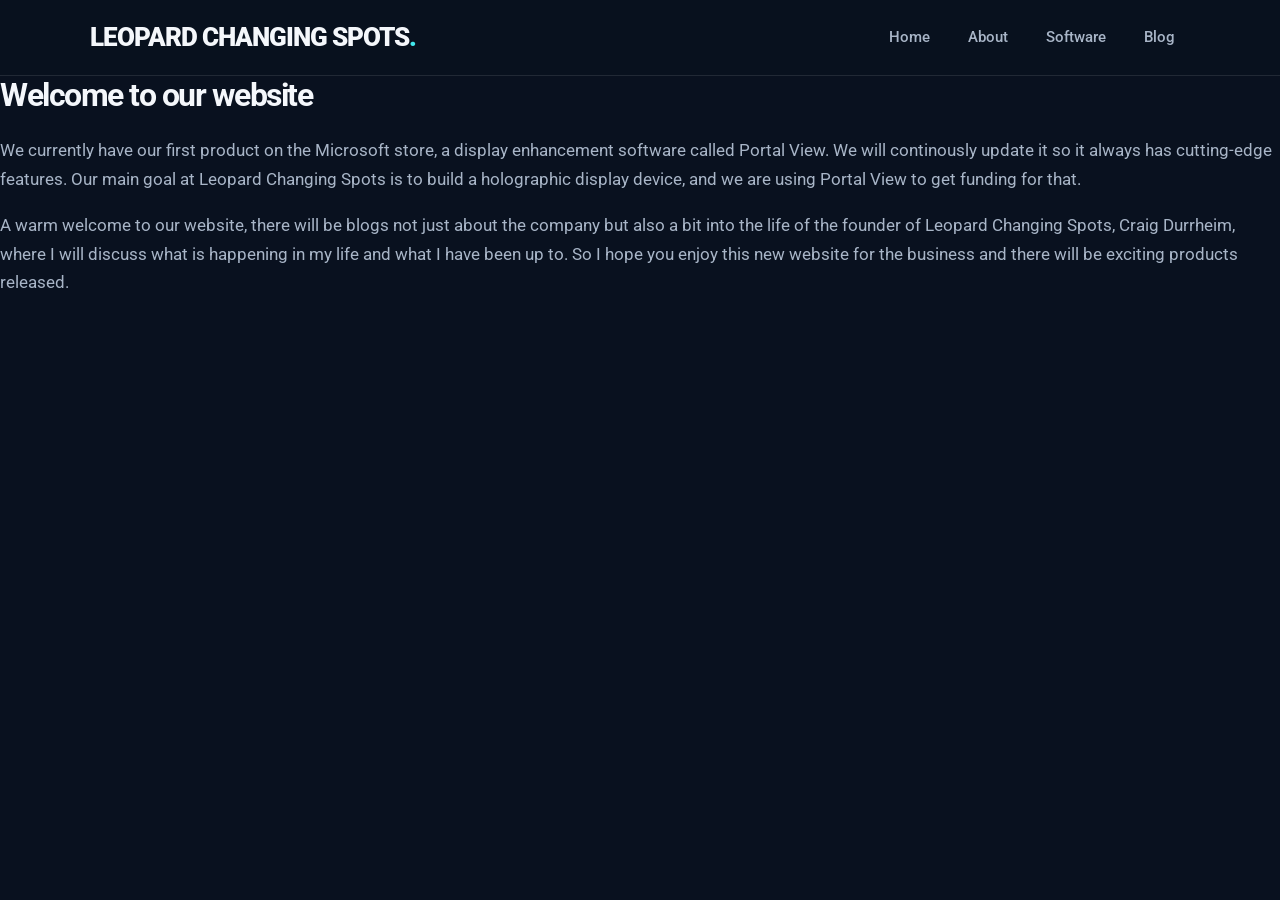
<file: blogs/blog1.html>
<!DOCTYPE html>
<html lang="en">
<head>
    <!-- Google tag (gtag.js) -->
<script async src="https://www.googletagmanager.com/gtag/js?id=G-T0R1049GWY"></script>
<script>
  window.dataLayer = window.dataLayer || [];
  function gtag(){dataLayer.push(arguments);}
  gtag('js', new Date());

  gtag('config', 'G-T0R1049GWY');
</script>
    <meta charset="UTF-8">
    <meta name="description" content="Learn about Leopard Changing Spots, an independent software venture founded by Craig Durrheim in South Africa, exploring software development and visual computing.">
    <meta name="keywords" content="software, donation, best tools, open-source, Leopard Changing Spots">
    <meta name="author" content="Craig Durrheim">
    <meta name="robots" content="index, follow"> 
    <meta name="viewport" content="width=device-width, initial-scale=1.0">
    <link rel="stylesheet" href="../styles.css">
    <link rel="preconnect" href="https://fonts.googleapis.com">
    <link rel="preconnect" href="https://fonts.gstatic.com" crossorigin>
    <link href="https://fonts.googleapis.com/css2?family=Roboto:ital,wght@0,100..900;1,100..900&display=swap" rel="stylesheet">
    <link rel="preconnect" href="https://fonts.googleapis.com">
    <link rel="preconnect" href="https://fonts.gstatic.com" crossorigin>
    <link href="https://fonts.googleapis.com/css2?family=Open+Sans:ital,wght@0,300..800;1,300..800&family=Roboto:ital,wght@0,100..900;1,100..900&display=swap" rel="stylesheet">
    <title>Blog 1</title>
</head>
<body>

  <body>
  <nav>
        <a class="brand" href="../index.html">LEOPARD CHANGING SPOTS<span>.</span></a>

        <ul class="nav-bar">
            <li><a href="../index.html">Home</a></li>
            <li><a href="../about.html">About</a></li>
            <li><a href="../software.html">Software</a></li>
            <li><a href="../blog.html">Blog</a></li>
        </ul>
    </nav>

  <h1>Welcome to our website</h1>

  <p>We currently have our first product on the Microsoft store, a display enhancement software called Portal View. We will continously update it so it always has cutting-edge features. Our main goal at Leopard Changing Spots is to build a holographic display device, and we are using Portal View to get funding for that.</p>

    <p>A warm welcome to our website, there will be blogs not just about the company but also a bit into the life of the founder of Leopard Changing Spots, Craig Durrheim, where I will discuss what is happening in my life and what I have been up to. So I hope you enjoy this new website for the business and there will be exciting products released.</p>

  </body>
  </html>
</file>
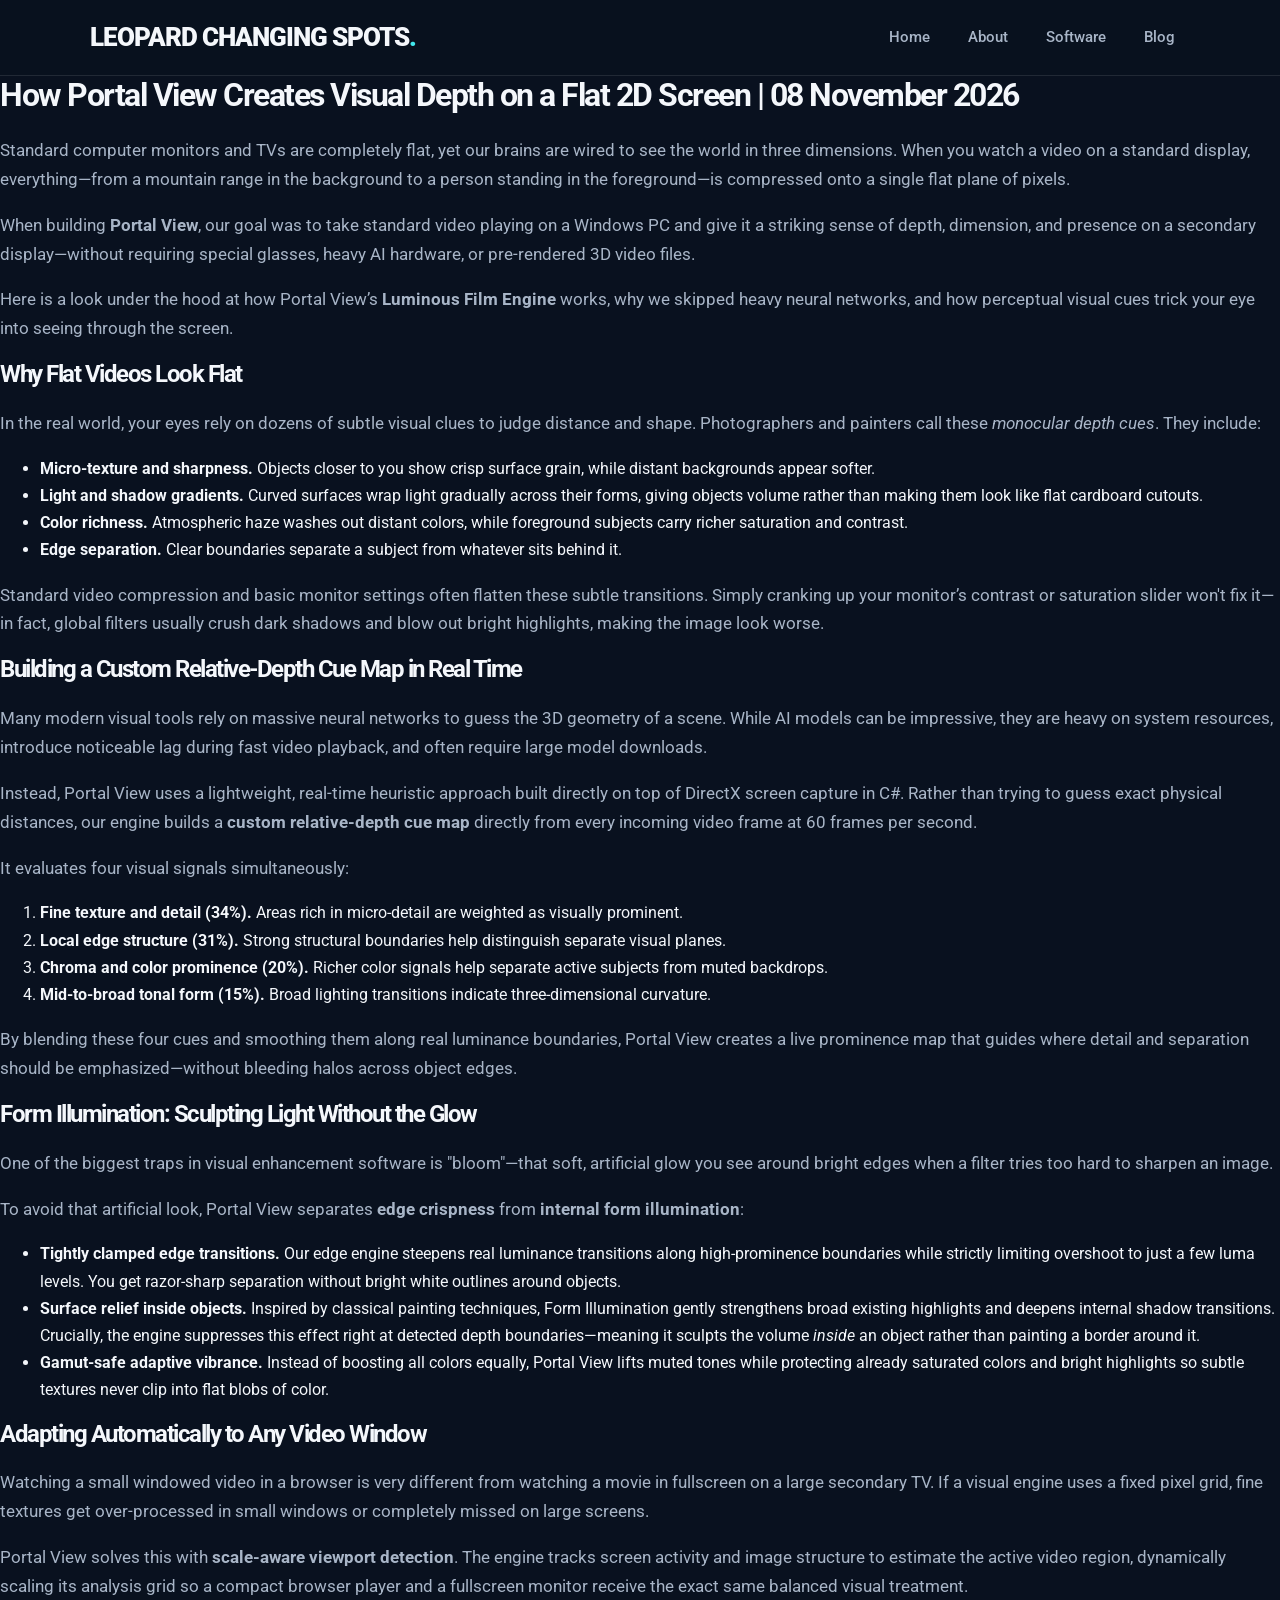
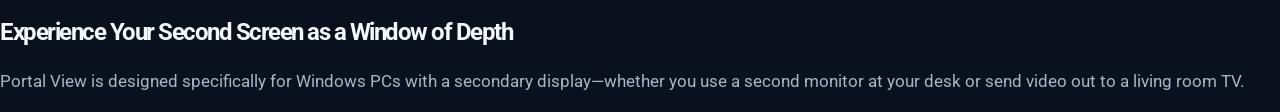
<file: blogs/how-portal-view-creates-visual-depth.html>
<!DOCTYPE html>
<html lang="en">
<head>
     <!-- Google tag (gtag.js) -->
<script async src="https://www.googletagmanager.com/gtag/js?id=G-T0R1049GWY"></script>
<script>
  window.dataLayer = window.dataLayer || [];
  function gtag(){dataLayer.push(arguments);}
  gtag('js', new Date());

  gtag('config', 'G-T0R1049GWY');
</script>
    <meta charset="UTF-8">
    <meta name="viewport" content="width=device-width, initial-scale=1.0">
    
    <!-- Primary SEO Meta Tags -->
    <title>How Portal View Creates Visual Depth on a Flat 2D Screen | Leopard Changing Spots</title>
    <meta name="description" content="Discover how Portal View uses real-time monocular depth cues, form illumination, and scale-aware rendering to bring immersive 3D-like depth to 2D videos on a secondary Windows display.">
    <meta name="keywords" content="Portal View, visual depth 2D screen, dual monitor video enhancer Windows, real-time visual computing, secondary display software, improve video depth PC, Windows 11 display enhancer, Leopard Changing Spots">
    <meta name="author" content="Craig Durrheim">
    <meta name="robots" content="index, follow">
    <!-- Stylesheets & Fonts -->
    <link rel="stylesheet" href="../styles.css">
    <link rel="preconnect" href="https://fonts.googleapis.com">
    <link rel="preconnect" href="https://fonts.gstatic.com" crossorigin>
    <link href="https://fonts.googleapis.com/css2?family=Open+Sans:ital,wght@0,300..800;1,300..800&family=Roboto:ital,wght@0,100..900;1,100..900&display=swap" rel="stylesheet">
</head>
<body>

    <nav>
        <a class="brand" href="../index.html">LEOPARD CHANGING SPOTS<span>.</span></a>

        <ul class="nav-bar">
            <li><a href="../index.html">Home</a></li>
            <li><a href="../about.html">About</a></li>
            <li><a href="../software.html">Software</a></li>
            <li><a href="../blog.html">Blog</a></li>
        </ul>
    </nav>

    <main>
        <h1>How Portal View Creates Visual Depth on a Flat 2D Screen | 08 November 2026</h1>

        <p>Standard computer monitors and TVs are completely flat, yet our brains are wired to see the world in three dimensions. When you watch a video on a standard display, everything—from a mountain range in the background to a person standing in the foreground—is compressed onto a single flat plane of pixels.</p>

        <p>When building <strong>Portal View</strong>, our goal was to take standard video playing on a Windows PC and give it a striking sense of depth, dimension, and presence on a secondary display—without requiring special glasses, heavy AI hardware, or pre-rendered 3D video files.</p>

        <p>Here is a look under the hood at how Portal View’s <strong>Luminous Film Engine</strong> works, why we skipped heavy neural networks, and how perceptual visual cues trick your eye into seeing through the screen.</p>

        <h2>Why Flat Videos Look Flat</h2>

        <p>In the real world, your eyes rely on dozens of subtle visual clues to judge distance and shape. Photographers and painters call these <em>monocular depth cues</em>. They include:</p>

        <ul>
            <li><strong>Micro-texture and sharpness.</strong> Objects closer to you show crisp surface grain, while distant backgrounds appear softer.</li>
            <li><strong>Light and shadow gradients.</strong> Curved surfaces wrap light gradually across their forms, giving objects volume rather than making them look like flat cardboard cutouts.</li>
            <li><strong>Color richness.</strong> Atmospheric haze washes out distant colors, while foreground subjects carry richer saturation and contrast.</li>
            <li><strong>Edge separation.</strong> Clear boundaries separate a subject from whatever sits behind it.</li>
        </ul>

        <p>Standard video compression and basic monitor settings often flatten these subtle transitions. Simply cranking up your monitor’s contrast or saturation slider won't fix it—in fact, global filters usually crush dark shadows and blow out bright highlights, making the image look worse.</p>

        <h2>Building a Custom Relative-Depth Cue Map in Real Time</h2>

        <p>Many modern visual tools rely on massive neural networks to guess the 3D geometry of a scene. While AI models can be impressive, they are heavy on system resources, introduce noticeable lag during fast video playback, and often require large model downloads.</p>

        <p>Instead, Portal View uses a lightweight, real-time heuristic approach built directly on top of DirectX screen capture in C#. Rather than trying to guess exact physical distances, our engine builds a <strong>custom relative-depth cue map</strong> directly from every incoming video frame at 60 frames per second.</p>

        <p>It evaluates four visual signals simultaneously:</p>

        <ol>
            <li><strong>Fine texture and detail (34%).</strong> Areas rich in micro-detail are weighted as visually prominent.</li>
            <li><strong>Local edge structure (31%).</strong> Strong structural boundaries help distinguish separate visual planes.</li>
            <li><strong>Chroma and color prominence (20%).</strong> Richer color signals help separate active subjects from muted backdrops.</li>
            <li><strong>Mid-to-broad tonal form (15%).</strong> Broad lighting transitions indicate three-dimensional curvature.</li>
        </ol>

        <p>By blending these four cues and smoothing them along real luminance boundaries, Portal View creates a live prominence map that guides where detail and separation should be emphasized—without bleeding halos across object edges.</p>

        <h2>Form Illumination: Sculpting Light Without the Glow</h2>

        <p>One of the biggest traps in visual enhancement software is "bloom"—that soft, artificial glow you see around bright edges when a filter tries too hard to sharpen an image.</p>

        <p>To avoid that artificial look, Portal View separates <strong>edge crispness</strong> from <strong>internal form illumination</strong>:</p>

        <ul>
            <li><strong>Tightly clamped edge transitions.</strong> Our edge engine steepens real luminance transitions along high-prominence boundaries while strictly limiting overshoot to just a few luma levels. You get razor-sharp separation without bright white outlines around objects.</li>
            <li><strong>Surface relief inside objects.</strong> Inspired by classical painting techniques, Form Illumination gently strengthens broad existing highlights and deepens internal shadow transitions. Crucially, the engine suppresses this effect right at detected depth boundaries—meaning it sculpts the volume <em>inside</em> an object rather than painting a border around it.</li>
            <li><strong>Gamut-safe adaptive vibrance.</strong> Instead of boosting all colors equally, Portal View lifts muted tones while protecting already saturated colors and bright highlights so subtle textures never clip into flat blobs of color.</li>
        </ul>

        <h2>Adapting Automatically to Any Video Window</h2>

        <p>Watching a small windowed video in a browser is very different from watching a movie in fullscreen on a large secondary TV. If a visual engine uses a fixed pixel grid, fine textures get over-processed in small windows or completely missed on large screens.</p>

        <p>Portal View solves this with <strong>scale-aware viewport detection</strong>. The engine tracks screen activity and image structure to estimate the active video region, dynamically scaling its analysis grid so a compact browser player and a fullscreen monitor receive the exact same balanced visual treatment.</p>

        <h2>Experience Your Second Screen as a Window of Depth</h2>

        <p>Portal View is designed specifically for Windows PCs with a secondary display—whether you use a second monitor at your desk or send video out to a living room TV.</p>
</main>
</body>
</html>
</file>
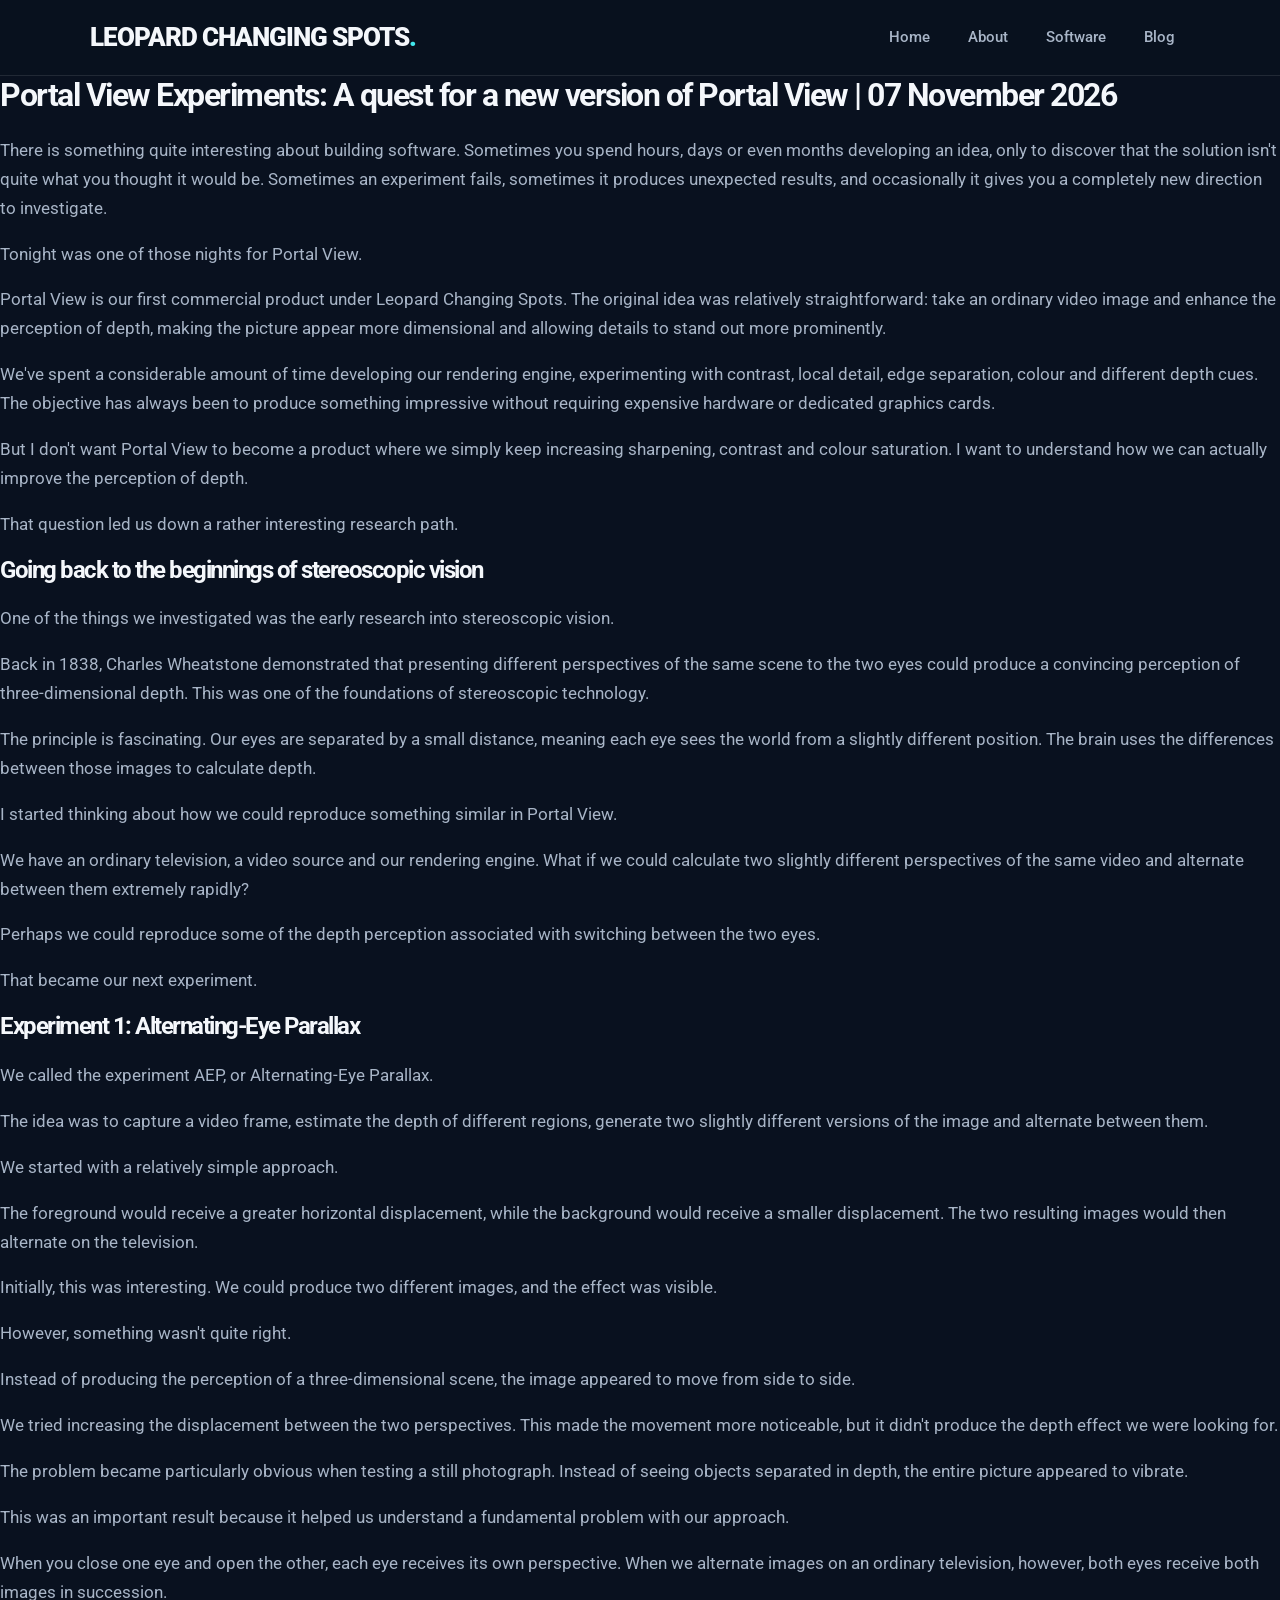
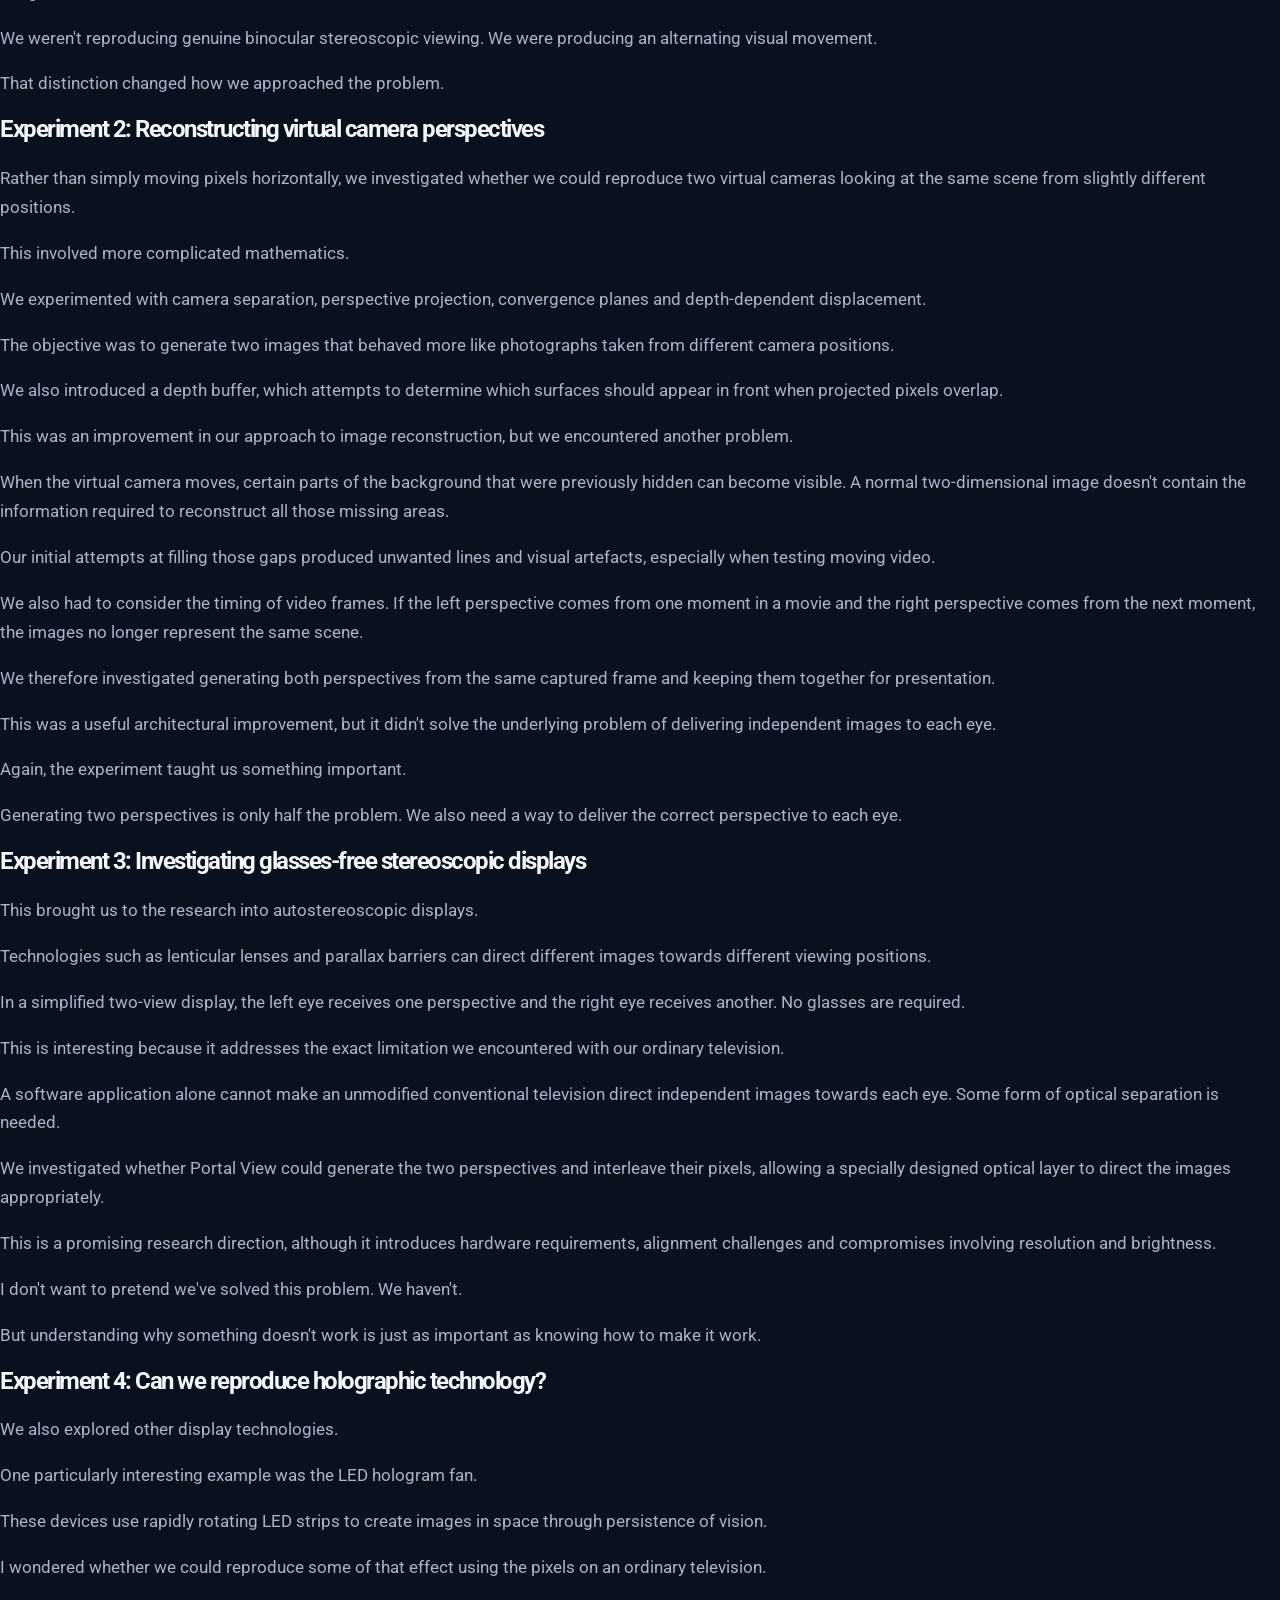
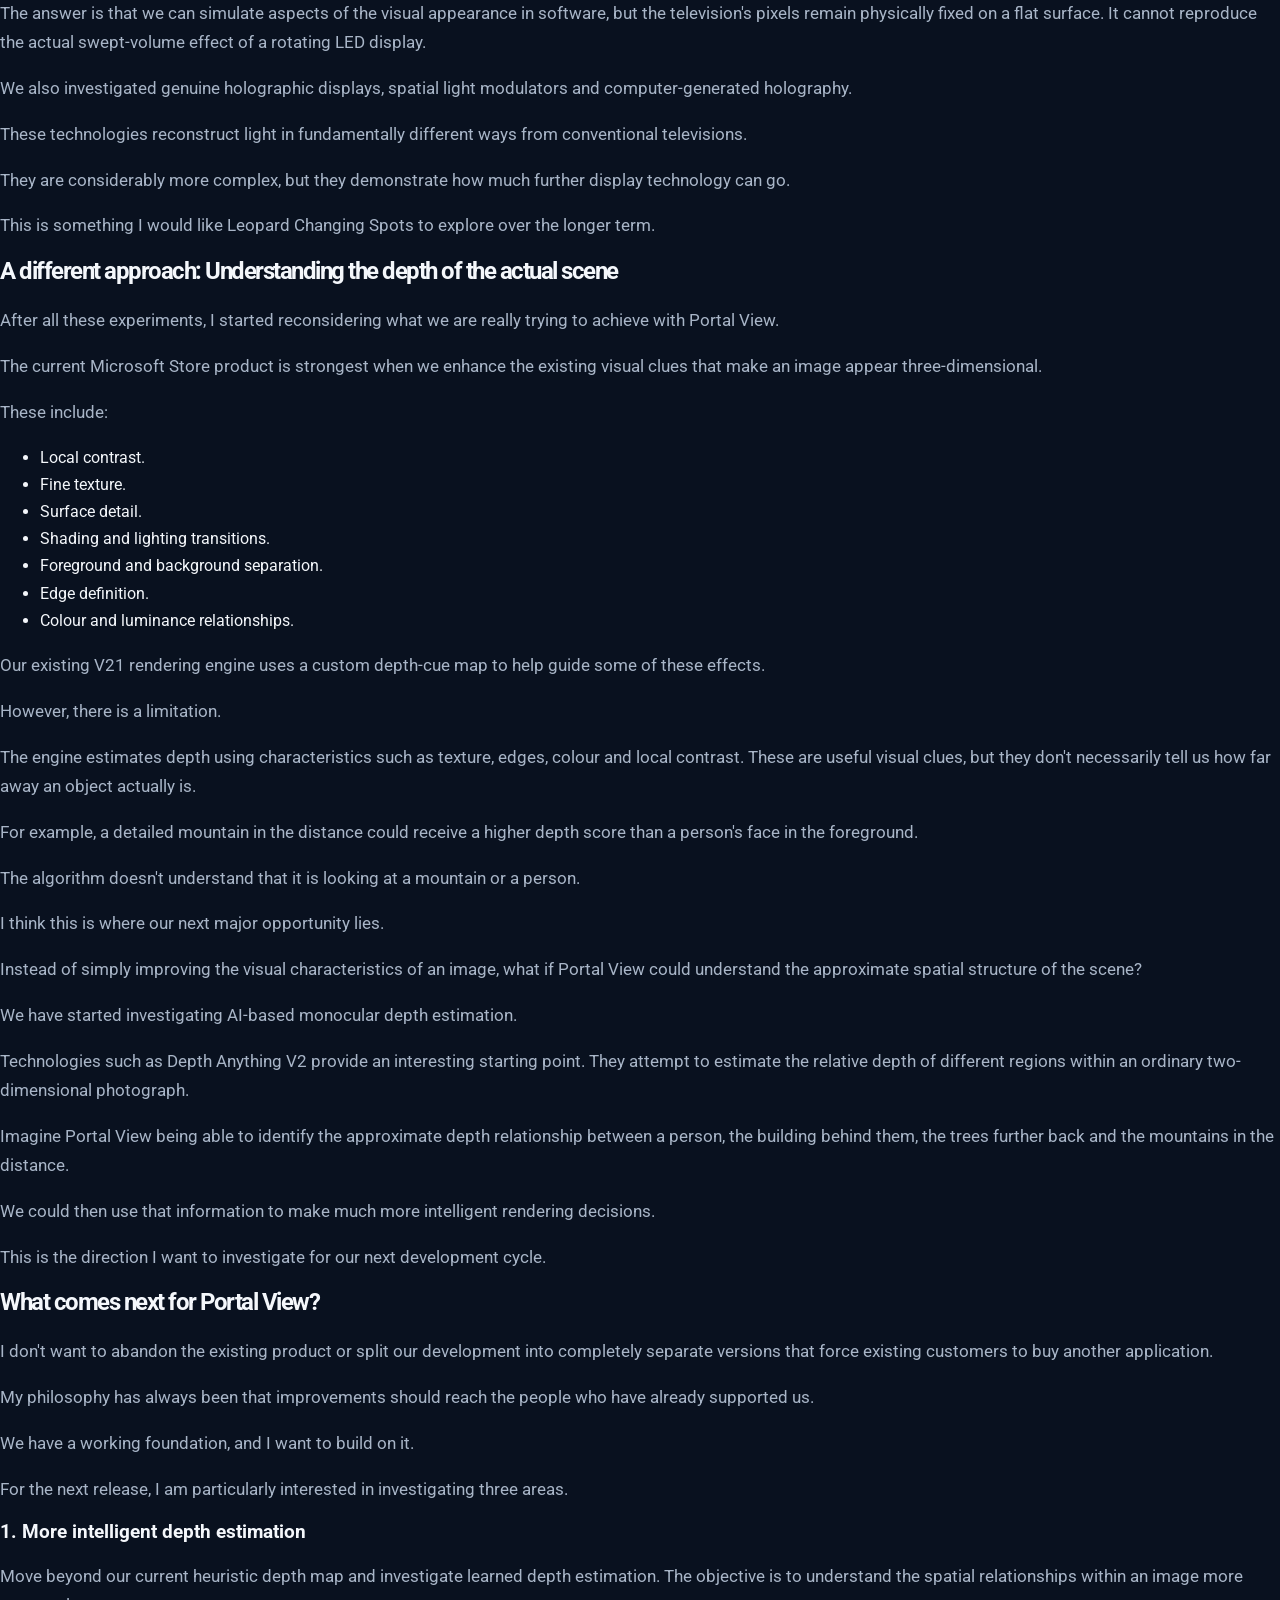
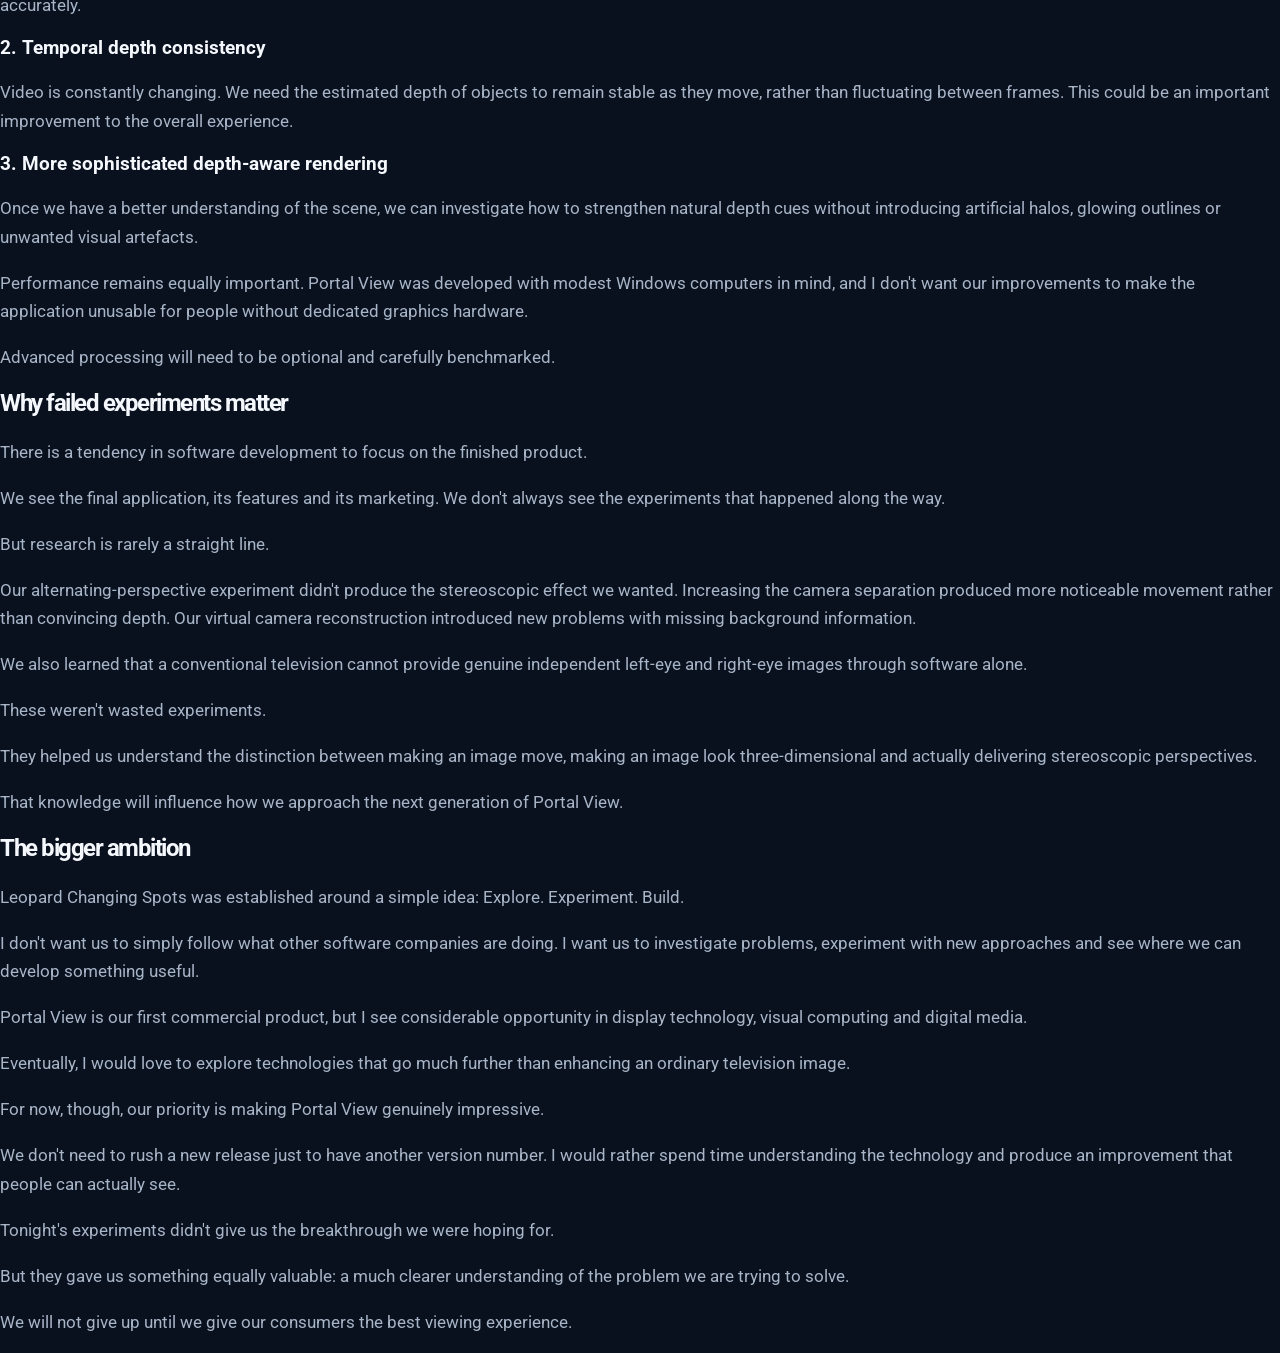
<file: blogs/portal-view-experiments-article.html>
<!DOCTYPE html>
<html lang="en">
<head>
        <!-- Google tag (gtag.js) -->
<script async src="https://www.googletagmanager.com/gtag/js?id=G-T0R1049GWY"></script>
<script>
  window.dataLayer = window.dataLayer || [];
  function gtag(){dataLayer.push(arguments);}
  gtag('js', new Date());

  gtag('config', 'G-T0R1049GWY');
</script>
    <meta charset="UTF-8">
    <meta name="description" content="Leopard Changing Spots offers top-tier software in exchange for donations. Get innovative tools and support a great cause.">
    <meta name="keywords" content="software, portal view, best tools, display software, South Africa, Leopard Changing Spots">
    <meta name="author" content="Craig Durrheim">
    <meta name="robots" content="index, follow"> 
    <meta name="viewport" content="width=device-width, initial-scale=1.0">
    <link rel="stylesheet" href="../styles.css">
    <link rel="preconnect" href="https://fonts.googleapis.com">
    <link rel="preconnect" href="https://fonts.gstatic.com" crossorigin>
    <link href="https://fonts.googleapis.com/css2?family=Roboto:ital,wght@0,100..900;1,100..900&display=swap" rel="stylesheet">
    <link rel="preconnect" href="https://fonts.googleapis.com">
    <link rel="preconnect" href="https://fonts.gstatic.com" crossorigin>
    <link href="https://fonts.googleapis.com/css2?family=Open+Sans:ital,wght@0,300..800;1,300..800&family=Roboto:ital,wght@0,100..900;1,100..900&display=swap" rel="stylesheet">
    <title>Portal View Experiments: A quest for a new version of Portal View</title>
</head>
<body>

  <body>
  <nav>
        <a class="brand" href="../index.html">LEOPARD CHANGING SPOTS<span>.</span></a>

        <ul class="nav-bar">
            <li><a href="../index.html">Home</a></li>
            <li><a href="../about.html">About</a></li>
            <li><a href="../software.html">Software</a></li>
            <li><a href="../blog.html">Blog</a></li>
        </ul>
    </nav>

    <h1>Portal View Experiments: A quest for a new version of Portal View | 07 November 2026</h1>

      <p>There is something quite interesting about building software. Sometimes you spend hours, days or even months developing an idea, only to discover that the solution isn't quite what you thought it would be. Sometimes an experiment fails, sometimes it produces unexpected results, and occasionally it gives you a completely new direction to investigate.</p>

      <p>Tonight was one of those nights for Portal View.</p>

      <p>Portal View is our first commercial product under Leopard Changing Spots. The original idea was relatively straightforward: take an ordinary video image and enhance the perception of depth, making the picture appear more dimensional and allowing details to stand out more prominently.</p>

      <p>We've spent a considerable amount of time developing our rendering engine, experimenting with contrast, local detail, edge separation, colour and different depth cues. The objective has always been to produce something impressive without requiring expensive hardware or dedicated graphics cards.</p>

      <p>But I don't want Portal View to become a product where we simply keep increasing sharpening, contrast and colour saturation. I want to understand how we can actually improve the perception of depth.</p>

      <p>That question led us down a rather interesting research path.</p>

      <h2>Going back to the beginnings of stereoscopic vision</h2>

      <p>One of the things we investigated was the early research into stereoscopic vision.</p>

      <p>Back in 1838, Charles Wheatstone demonstrated that presenting different perspectives of the same scene to the two eyes could produce a convincing perception of three-dimensional depth. This was one of the foundations of stereoscopic technology.</p>

      <p>The principle is fascinating. Our eyes are separated by a small distance, meaning each eye sees the world from a slightly different position. The brain uses the differences between those images to calculate depth.</p>

      <p>I started thinking about how we could reproduce something similar in Portal View.</p>

      <p>We have an ordinary television, a video source and our rendering engine. What if we could calculate two slightly different perspectives of the same video and alternate between them extremely rapidly?</p>

      <p>Perhaps we could reproduce some of the depth perception associated with switching between the two eyes.</p>

      <p>That became our next experiment.</p>

      <h2>Experiment 1: Alternating-Eye Parallax</h2>

      <p>We called the experiment AEP, or Alternating-Eye Parallax.</p>

      <p>The idea was to capture a video frame, estimate the depth of different regions, generate two slightly different versions of the image and alternate between them.</p>

      <p>We started with a relatively simple approach.</p>

      <p>The foreground would receive a greater horizontal displacement, while the background would receive a smaller displacement. The two resulting images would then alternate on the television.</p>

      <p>Initially, this was interesting. We could produce two different images, and the effect was visible.</p>

      <p>However, something wasn't quite right.</p>

      <p>Instead of producing the perception of a three-dimensional scene, the image appeared to move from side to side.</p>

      <p>We tried increasing the displacement between the two perspectives. This made the movement more noticeable, but it didn't produce the depth effect we were looking for.</p>

      <p>The problem became particularly obvious when testing a still photograph. Instead of seeing objects separated in depth, the entire picture appeared to vibrate.</p>

      <p>This was an important result because it helped us understand a fundamental problem with our approach.</p>

      <p>When you close one eye and open the other, each eye receives its own perspective. When we alternate images on an ordinary television, however, both eyes receive both images in succession.</p>

      <p>We weren't reproducing genuine binocular stereoscopic viewing. We were producing an alternating visual movement.</p>

      <p>That distinction changed how we approached the problem.</p>

      <h2>Experiment 2: Reconstructing virtual camera perspectives</h2>

      <p>Rather than simply moving pixels horizontally, we investigated whether we could reproduce two virtual cameras looking at the same scene from slightly different positions.</p>

      <p>This involved more complicated mathematics.</p>

      <p>We experimented with camera separation, perspective projection, convergence planes and depth-dependent displacement.</p>

      <p>The objective was to generate two images that behaved more like photographs taken from different camera positions.</p>

      <p>We also introduced a depth buffer, which attempts to determine which surfaces should appear in front when projected pixels overlap.</p>

      <p>This was an improvement in our approach to image reconstruction, but we encountered another problem.</p>

      <p>When the virtual camera moves, certain parts of the background that were previously hidden can become visible. A normal two-dimensional image doesn't contain the information required to reconstruct all those missing areas.</p>

      <p>Our initial attempts at filling those gaps produced unwanted lines and visual artefacts, especially when testing moving video.</p>

      <p>We also had to consider the timing of video frames. If the left perspective comes from one moment in a movie and the right perspective comes from the next moment, the images no longer represent the same scene.</p>

      <p>We therefore investigated generating both perspectives from the same captured frame and keeping them together for presentation.</p>

      <p>This was a useful architectural improvement, but it didn't solve the underlying problem of delivering independent images to each eye.</p>

      <p>Again, the experiment taught us something important.</p>

      <p>Generating two perspectives is only half the problem. We also need a way to deliver the correct perspective to each eye.</p>

      <h2>Experiment 3: Investigating glasses-free stereoscopic displays</h2>

      <p>This brought us to the research into autostereoscopic displays.</p>

      <p>Technologies such as lenticular lenses and parallax barriers can direct different images towards different viewing positions.</p>

      <p>In a simplified two-view display, the left eye receives one perspective and the right eye receives another. No glasses are required.</p>

      <p>This is interesting because it addresses the exact limitation we encountered with our ordinary television.</p>

      <p>A software application alone cannot make an unmodified conventional television direct independent images towards each eye. Some form of optical separation is needed.</p>

      <p>We investigated whether Portal View could generate the two perspectives and interleave their pixels, allowing a specially designed optical layer to direct the images appropriately.</p>

      <p>This is a promising research direction, although it introduces hardware requirements, alignment challenges and compromises involving resolution and brightness.</p>

      <p>I don't want to pretend we've solved this problem. We haven't.</p>

      <p>But understanding why something doesn't work is just as important as knowing how to make it work.</p>

      <h2>Experiment 4: Can we reproduce holographic technology?</h2>

      <p>We also explored other display technologies.</p>

      <p>One particularly interesting example was the LED hologram fan.</p>

      <p>These devices use rapidly rotating LED strips to create images in space through persistence of vision.</p>

      <p>I wondered whether we could reproduce some of that effect using the pixels on an ordinary television.</p>

      <p>The answer is that we can simulate aspects of the visual appearance in software, but the television's pixels remain physically fixed on a flat surface. It cannot reproduce the actual swept-volume effect of a rotating LED display.</p>

      <p>We also investigated genuine holographic displays, spatial light modulators and computer-generated holography.</p>

      <p>These technologies reconstruct light in fundamentally different ways from conventional televisions.</p>

      <p>They are considerably more complex, but they demonstrate how much further display technology can go.</p>

      <p>This is something I would like Leopard Changing Spots to explore over the longer term.</p>

      <h2>A different approach: Understanding the depth of the actual scene</h2>

      <p>After all these experiments, I started reconsidering what we are really trying to achieve with Portal View.</p>

      <p>The current Microsoft Store product is strongest when we enhance the existing visual clues that make an image appear three-dimensional.</p>

      <p>These include:</p>
      <ul>
        <li>Local contrast.</li>
        <li>Fine texture.</li>
        <li>Surface detail.</li>
        <li>Shading and lighting transitions.</li>
        <li>Foreground and background separation.</li>
        <li>Edge definition.</li>
        <li>Colour and luminance relationships.</li>
      </ul>

      <p>Our existing V21 rendering engine uses a custom depth-cue map to help guide some of these effects.</p>

      <p>However, there is a limitation.</p>

      <p>The engine estimates depth using characteristics such as texture, edges, colour and local contrast. These are useful visual clues, but they don't necessarily tell us how far away an object actually is.</p>

      <p>For example, a detailed mountain in the distance could receive a higher depth score than a person's face in the foreground.</p>

      <p>The algorithm doesn't understand that it is looking at a mountain or a person.</p>

      <p>I think this is where our next major opportunity lies.</p>

      <p>Instead of simply improving the visual characteristics of an image, what if Portal View could understand the approximate spatial structure of the scene?</p>

      <p>We have started investigating AI-based monocular depth estimation.</p>

      <p>Technologies such as Depth Anything V2 provide an interesting starting point. They attempt to estimate the relative depth of different regions within an ordinary two-dimensional photograph.</p>

      <p>Imagine Portal View being able to identify the approximate depth relationship between a person, the building behind them, the trees further back and the mountains in the distance.</p>

      <p>We could then use that information to make much more intelligent rendering decisions.</p>

      <p>This is the direction I want to investigate for our next development cycle.</p>

      <h2>What comes next for Portal View?</h2>

      <p>I don't want to abandon the existing product or split our development into completely separate versions that force existing customers to buy another application.</p>

      <p>My philosophy has always been that improvements should reach the people who have already supported us.</p>

      <p>We have a working foundation, and I want to build on it.</p>

      <p>For the next release, I am particularly interested in investigating three areas.</p>

      <h3>1. More intelligent depth estimation</h3>
      <p>Move beyond our current heuristic depth map and investigate learned depth estimation. The objective is to understand the spatial relationships within an image more accurately.</p>

      <h3>2. Temporal depth consistency</h3>
      <p>Video is constantly changing. We need the estimated depth of objects to remain stable as they move, rather than fluctuating between frames. This could be an important improvement to the overall experience.</p>

      <h3>3. More sophisticated depth-aware rendering</h3>
      <p>Once we have a better understanding of the scene, we can investigate how to strengthen natural depth cues without introducing artificial halos, glowing outlines or unwanted visual artefacts.</p>

      <p>Performance remains equally important. Portal View was developed with modest Windows computers in mind, and I don't want our improvements to make the application unusable for people without dedicated graphics hardware.</p>

      <p>Advanced processing will need to be optional and carefully benchmarked.</p>

      <h2>Why failed experiments matter</h2>

      <p>There is a tendency in software development to focus on the finished product.</p>

      <p>We see the final application, its features and its marketing. We don't always see the experiments that happened along the way.</p>

      <p>But research is rarely a straight line.</p>

      <p>Our alternating-perspective experiment didn't produce the stereoscopic effect we wanted. Increasing the camera separation produced more noticeable movement rather than convincing depth. Our virtual camera reconstruction introduced new problems with missing background information.</p>

      <p>We also learned that a conventional television cannot provide genuine independent left-eye and right-eye images through software alone.</p>

      <p>These weren't wasted experiments.</p>

      <p>They helped us understand the distinction between making an image move, making an image look three-dimensional and actually delivering stereoscopic perspectives.</p>

      <p>That knowledge will influence how we approach the next generation of Portal View.</p>

      <h2>The bigger ambition</h2>

      <p>Leopard Changing Spots was established around a simple idea: Explore. Experiment. Build.</p>

      <p>I don't want us to simply follow what other software companies are doing. I want us to investigate problems, experiment with new approaches and see where we can develop something useful.</p>

      <p>Portal View is our first commercial product, but I see considerable opportunity in display technology, visual computing and digital media.</p>

      <p>Eventually, I would love to explore technologies that go much further than enhancing an ordinary television image.</p>

      <p>For now, though, our priority is making Portal View genuinely impressive.</p>

      <p>We don't need to rush a new release just to have another version number. I would rather spend time understanding the technology and produce an improvement that people can actually see.</p>

      <p>Tonight's experiments didn't give us the breakthrough we were hoping for.</p>

      <p>But they gave us something equally valuable: a much clearer understanding of the problem we are trying to solve.</p>
      
      <P>We will not give up until we give our consumers the best viewing experience.</P>

    </body>
</html>
</file>
<file: styles.css>
/* ==============================
   LEOPARD CHANGING SPOTS
   Main website stylesheet
   ============================== */

:root {
    --background: #09111f;
    --surface: #101c2e;
    --surface-light: #17263a;
    --accent: #42e8ed;
    --accent-dark: #16bac5;
    --purple: #8b5cf6;
    --text: #f4f7fb;
    --muted: #a8b5c7;
    --border: rgba(255, 255, 255, 0.10);
}

* {
    box-sizing: border-box;
}

html {
    scroll-behavior: smooth;
    scroll-padding-top: 90px;
}

body {
    margin: 0;
    background: var(--background);
    color: var(--text);
    font-family: "Roboto", sans-serif;
    line-height: 1.7;
}

a {
    color: inherit;
}

img {
    max-width: 100%;
}


/* NAVIGATION */

nav {
    min-height: 76px;
    padding: 14px 7%;
    display: flex;
    align-items: center;
    justify-content: space-between;
    gap: 24px;
    background: rgba(9, 17, 31, 0.96);
    border-bottom: 1px solid var(--border);
}

.brand {
    color: var(--text);
    font-size: 26px;
    font-weight: 900;
    letter-spacing: -1px;
    text-decoration: none;
}

.brand span {
    color: var(--accent);
}

.nav-bar {
    display: flex;
    align-items: center;
    justify-content: center;
    gap: 8px;
    list-style: none;
    padding: 0;
    margin: 0;
}

.nav-bar li {
    margin: 0;
}

.nav-bar li a {
    display: block;
    padding: 9px 15px;
    border-radius: 7px;
    color: var(--muted);
    font-size: 15px;
    font-weight: 500;
    text-decoration: none;
    transition: color 0.25s, background 0.25s;
}

.nav-bar li a:hover,
.nav-bar li a.active {
    color: var(--accent);
    background: rgba(66, 232, 237, 0.08);
}


/* SHARED HEADINGS */

h1,
h2,
h3 {
    line-height: 1.2;
    margin-top: 0;
}

h1,
h2 {
    letter-spacing: -1.5px;
}

p {
    color: var(--muted);
    font-size: 17px;
}

section {
    width: 100%;
}


/* HERO */

.hero {
    min-height: 560px;
    padding: 90px 10%;
    display: flex;
    align-items: center;
    justify-content: space-between;
    gap: 60px;
    background:
        radial-gradient(
            ellipse at 85% 40%,
            rgba(66, 232, 237, 0.10),
            transparent 40%
        ),
        linear-gradient(135deg, #0b1526, #101c30);
}

.hero-content {
    max-width: 650px;
}

.eyebrow,
.section-label,
.product-kicker {
    color: var(--accent);
    font-size: 12px;
    font-weight: 700;
    letter-spacing: 3px;
}

.hero h1 {
    margin: 22px 0;
    font-size: clamp(42px, 5vw, 68px);
    font-weight: 700;
}

.hero h1 span {
    color: var(--accent);
}

.hero-content > p {
    max-width: 520px;
    margin-bottom: 30px;
    font-size: 19px;
}

.hero-logo {
    flex-shrink: 0;
    width: 230px;
    padding: 10px;
    border-radius: 24px;
    background: rgba(255, 255, 255, 0.03);
    border: 1px solid var(--border);
}

.hero-logo img {
    display: block;
    width: 100%;
    height: auto;
    border-radius: 16px;
}


/* BUTTONS */

.cta-button {
    display: inline-block;
    padding: 13px 25px;
    border: 1px solid var(--accent);
    border-radius: 7px;
    background: var(--accent);
    color: #07131d;
    font-size: 15px;
    font-weight: 700;
    text-decoration: none;
    transition:
        background 0.25s,
        color 0.25s,
        transform 0.25s,
        box-shadow 0.25s;
}

.cta-button:hover {
    background: transparent;
    color: var(--accent);
    transform: translateY(-2px);
    box-shadow: 0 8px 28px rgba(66, 232, 237, 0.10);
}

.secondary-link,
.text-link {
    color: var(--accent);
    font-size: 15px;
    font-weight: 500;
    text-decoration: none;
}

.secondary-link:hover,
.text-link:hover {
    text-decoration: underline;
}

.outline-button {
    display: inline-block;
    padding: 11px 20px;
    border: 1px solid var(--border);
    border-radius: 7px;
    color: var(--text);
    text-decoration: none;
    transition: border-color 0.25s, color 0.25s;
}

.outline-button:hover {
    border-color: var(--accent);
    color: var(--accent);
}


/* PORTAL VIEW FEATURE */

.featured-product {
    padding: 95px 10%;
    background: var(--background);
}

.section-label {
    display: flex;
    align-items: center;
    gap: 10px;
}

.section-label > span {
    width: 25px;
    height: 2px;
    background: var(--accent);
}

.product-layout {
    display: grid;
    grid-template-columns: 1fr 1fr;
    align-items: center;
    gap: 70px;
    margin-top: 35px;
}

.product-copy {
    max-width: 570px;
}

.product-kicker {
    margin-bottom: 8px;
}

.product-copy h2 {
    margin-bottom: 12px;
    font-size: clamp(48px, 5vw, 66px);
    font-weight: 700;
}

.product-copy h2 span {
    color: var(--accent);
}

.product-copy h3 {
    margin-bottom: 18px;
    font-size: 22px;
    font-weight: 500;
}

.product-description {
    margin-bottom: 24px;
    line-height: 1.9;
}

.feature-list {
    display: grid;
    gap: 10px;
    margin: 0 0 30px;
    padding: 0;
    list-style: none;
}

.feature-list li {
    position: relative;
    padding-left: 28px;
    color: #dce5f1;
    font-size: 15px;
}

.feature-list li::before {
    content: "✓";
    position: absolute;
    left: 0;
    color: var(--accent);
    font-weight: 700;
}

.product-actions {
    display: flex;
    align-items: center;
    flex-wrap: wrap;
    gap: 22px;
}

.store-note {
    margin-top: 17px;
    font-size: 12px;
}


/* PRODUCT IMAGE */

.product-visual {
    overflow: hidden;
    padding: 12px;
    border: 1px solid rgba(66, 232, 237, 0.18);
    border-radius: 16px;
    background:
        radial-gradient(
            circle at 50% 40%,
            rgba(66, 232, 237, 0.09),
            transparent 65%
        ),
        var(--surface);
    box-shadow: 0 25px 70px rgba(0, 0, 0, 0.20);
}

.portal-image {
    display: block;
    width: 100%;
    aspect-ratio: 16 / 10;
    object-fit: cover;
    border-radius: 9px;
    background: var(--surface-light);
}

.visual-caption {
    display: flex;
    align-items: center;
    gap: 10px;
    padding: 15px 8px 5px;
    color: var(--muted);
    font-size: 10px;
    font-weight: 700;
    letter-spacing: 1.5px;
}

.status-dot {
    width: 7px;
    height: 7px;
    border-radius: 50%;
    background: var(--accent);
}

.caption-divider {
    color: var(--purple);
}


/* COMPANY INTRODUCTION */

.company-section {
    padding: 85px 10%;
    text-align: center;
    background: var(--surface);
    border-top: 1px solid var(--border);
    border-bottom: 1px solid var(--border);
}

.company-section .section-label {
    justify-content: center;
}

.company-section h2,
.more-software h2 {
    margin: 15px 0;
    font-size: clamp(30px, 4vw, 42px);
}

.company-description {
    max-width: 650px;
    margin: 0 auto 25px;
    line-height: 1.9;
}

.text-link {
    display: inline-block;
}


/* MORE SOFTWARE */

.more-software {
    padding: 65px 10%;
    display: flex;
    align-items: center;
    justify-content: space-between;
    gap: 25px;
}

.more-software .section-label {
    margin-bottom: 10px;
}

.more-software h2 {
    margin-bottom: 0;
}


/* FOOTER */

footer {
    padding: 25px 7%;
    display: flex;
    align-items: center;
    justify-content: space-between;
    gap: 20px;
    background: #060c16;
    border-top: 1px solid var(--border);
}

footer p {
    margin: 0;
    font-size: 13px;
}


/* RESPONSIVE DESIGN */

@media (max-width: 900px) {
    .hero {
        padding: 70px 7%;
        gap: 35px;
    }

    .hero-logo {
        width: 175px;
    }

    .featured-product {
        padding: 75px 7%;
    }

    .product-layout {
        gap: 35px;
    }
}

@media (max-width: 650px) {
    nav {
        padding: 15px 5%;
        flex-direction: column;
        gap: 12px;
    }

    .nav-bar {
        width: 100%;
        flex-wrap: wrap;
        gap: 2px;
    }

    .nav-bar li a {
        padding: 8px 10px;
        font-size: 14px;
    }

    .hero {
        min-height: auto;
        padding: 65px 7%;
        flex-direction: column-reverse;
        text-align: center;
    }

    .hero-logo {
        width: 145px;
    }

    .hero-content > p {
        font-size: 17px;
    }

    .hero h1 {
        font-size: 43px;
    }

    .featured-product {
        padding: 60px 7%;
    }

    .product-layout {
        grid-template-columns: 1fr;
        gap: 35px;
    }

    .product-copy h2 {
        font-size: 48px;
    }

    .product-copy h3 {
        font-size: 20px;
    }

    .product-actions {
        align-items: flex-start;
        flex-direction: column;
        gap: 18px;
    }

    .company-section {
        padding: 65px 7%;
    }

    .more-software {
        padding: 50px 7%;
        align-items: flex-start;
        flex-direction: column;
    }

    footer {
        padding: 25px 7%;
        align-items: flex-start;
        flex-direction: column;
        gap: 5px;
    }
}
           

/* ==============================
   ABOUT PAGE
   ============================== */

.about-hero {
    min-height: 500px;
}

.about-hero .hero-content {
    max-width: 700px;
}

.about-hero h1 span {
    font-size: 0.78em;
}

.about-story {
    padding-top: 80px;
    padding-bottom: 80px;
}

.about-text {
    max-width: 820px;
    margin: 35px auto 0;
    text-align: left;
}

.about-text p {
    margin-bottom: 24px;
    font-size: 17px;
    line-height: 1.95;
}

.about-direction {
    background:
        radial-gradient(
            ellipse at 90% 30%,
            rgba(139, 92, 246, 0.08),
            transparent 45%
        ),
        var(--background);
}

.about-direction .product-copy h2 {
    line-height: 1.25;
}

.about-highlight {
    padding: 38px;
    border: 1px solid rgba(66, 232, 237, 0.20);
    border-radius: 14px;
    background: var(--surface);
}

.about-highlight h3 {
    margin: 20px 0 12px;
    color: var(--accent);
    font-size: 34px;
}

.about-highlight p {
    margin-bottom: 28px;
    line-height: 1.9;
}

.about-values {
    background: var(--surface);
}

.values-grid {
    display: grid;
    grid-template-columns: repeat(3, minmax(0, 1fr));
    gap: 22px;
    max-width: 1100px;
    margin: 45px auto 0;
    text-align: left;
}

.value-card {
    padding: 28px;
    border: 1px solid var(--border);
    border-radius: 12px;
    background: rgba(9, 17, 31, 0.55);
    transition:
        border-color 0.25s,
        transform 0.25s;
}

.value-card:hover {
    border-color: rgba(66, 232, 237, 0.45);
    transform: translateY(-4px);
}

.value-number {
    color: var(--accent);
    font-size: 13px;
    font-weight: 700;
    letter-spacing: 2px;
}

.value-card h3 {
    margin: 18px 0 10px;
    font-size: 22px;
}

.value-card p {
    margin-bottom: 0;
    font-size: 15px;
    line-height: 1.8;
}


/* ABOUT PAGE MOBILE LAYOUT */

@media (max-width: 650px) {
    .about-hero {
        min-height: auto;
    }

    .about-hero h1 span {
        font-size: 0.82em;
    }

    .about-story {
        padding-top: 60px;
        padding-bottom: 60px;
    }

    .about-text p {
        font-size: 16px;
    }

    .about-highlight {
        padding: 25px;
    }

    .values-grid {
        grid-template-columns: 1fr;
        gap: 15px;
        margin-top: 30px;
    }
}


/* ==============================
   BLOG PAGE
   ============================== */

.blog-hero {
    min-height: 480px;
}

.blog-list {
    max-width: 1100px;
    margin: 0 auto;
    padding: 85px 7%;
}

.blog-heading {
    margin-bottom: 35px;
}

.blog-heading h2 {
    margin: 12px 0 0;
    font-size: clamp(32px, 4vw, 44px);
}

.blog-card {
    padding: 32px;
    margin-bottom: 24px;
    border: 1px solid var(--border);
    border-radius: 14px;
    background: var(--surface);
    transition:
        border-color 0.25s,
        transform 0.25s;
}

.blog-card:hover {
    border-color: rgba(66, 232, 237, 0.40);
    transform: translateY(-3px);
}

.blog-card-top {
    display: flex;
    justify-content: space-between;
    align-items: center;
    flex-wrap: wrap;
    gap: 12px;
    margin-bottom: 20px;
}

.blog-category {
    color: var(--accent);
    font-size: 11px;
    font-weight: 700;
    letter-spacing: 1.8px;
}

.blog-date {
    color: var(--muted);
    font-size: 13px;
}

.blog-card h3 {
    margin: 0 0 14px;
    font-size: 26px;
    letter-spacing: -0.5px;
}

.blog-card > p {
    max-width: 750px;
    margin-bottom: 22px;
    line-height: 1.9;
}

.blog-card .text-link {
    display: inline-block;
    margin-top: 3px;
}

@media (max-width: 650px) {
    .blog-hero {
        min-height: auto;
    }

    .blog-list {
        padding: 60px 7%;
    }

    .blog-card {
        padding: 23px;
    }

    .blog-card h3 {
        font-size: 22px;
    }

    .blog-card-top {
        align-items: flex-start;
        flex-direction: column;
        gap: 7px;
    }
}


/* ==============================
   HOMEPAGE BRAND IDENTITY
   ============================== */

.home-hero {
    min-height: 620px;
    padding: 85px 8%;
    display: grid;
    grid-template-columns: minmax(0, 1.6fr) minmax(220px, 0.8fr);
    align-items: center;
    gap: 55px;

    background:
        radial-gradient(
            ellipse at 80% 45%,
            rgba(66, 232, 237, 0.12),
            transparent 38%
        ),
        linear-gradient(135deg, #09111f, #101c30);
}

.home-hero-content {
    max-width: 800px;
}

.home-overline {
    margin: 0 0 24px;
    color: var(--accent);
    font-size: 12px;
    font-weight: 700;
    letter-spacing: 3.5px;
}

.company-title {
    margin: 0;
    color: #ffffff;
    font-size: clamp(46px, 6.2vw, 86px);
    font-weight: 900;
    line-height: 0.99;
    letter-spacing: -3px;
    overflow-wrap: normal;
}

.company-title > span:first-child {
    display: block;
    color: var(--accent);
}

.company-title .title-period {
    display: inline;
    color: var(--purple);
}

.company-accent-line {
    width: 90px;
    height: 4px;
    margin: 30px 0 22px;
    border-radius: 4px;
    background: linear-gradient(
        to right,
        var(--accent),
        var(--purple)
    );
}

.company-tagline {
    margin: 0 0 15px;
    color: #ffffff;
    font-size: clamp(21px, 2.4vw, 29px);
    font-weight: 500;
    letter-spacing: -0.5px;
}

.home-intro {
    max-width: 520px;
    margin: 0 0 28px;
    color: var(--muted);
    font-size: 17px;
    line-height: 1.9;
}

.home-actions {
    display: flex;
    align-items: center;
    flex-wrap: wrap;
    gap: 25px;
}

.home-secondary-link {
    color: #ffffff;
    font-size: 15px;
    font-weight: 500;
    text-decoration: none;
    transition: color 0.25s;
}

.home-secondary-link:hover {
    color: var(--accent);
}


/* Larger, more prominent company logo */

.home-hero-logo {
    width: 100%;
    max-width: 340px;
    justify-self: center;
}

.logo-frame {
    padding: 12px;
    border: 1px solid rgba(66, 232, 237, 0.30);
    border-radius: 22px;
    background: rgba(255, 255, 255, 0.035);
    box-shadow: 0 20px 65px rgba(0, 0, 0, 0.25);
}

.logo-frame img {
    display: block;
    width: 100%;
    height: auto;
    border-radius: 13px;
}

.logo-caption {
    margin: 18px 0 0;
    color: var(--muted);
    font-size: 10px;
    font-weight: 700;
    letter-spacing: 3px;
    text-align: center;
}


/* Homepage responsive layout */

@media (max-width: 900px) {
    .home-hero {
        padding: 75px 7%;
        gap: 30px;
        grid-template-columns: minmax(0, 1.5fr) minmax(170px, 0.7fr);
    }

    .company-title {
        font-size: clamp(43px, 6.3vw, 62px);
        letter-spacing: -2px;
    }

    .home-hero-logo {
        max-width: 240px;
    }
}

@media (max-width: 650px) {
    .home-hero {
        min-height: auto;
        padding: 65px 7% 75px;
        grid-template-columns: 1fr;
        gap: 40px;
        text-align: center;
    }

    .home-hero-content {
        width: 100%;
    }

    .home-overline {
        font-size: 10px;
        letter-spacing: 2.5px;
    }

    .company-title {
        font-size: clamp(43px, 12vw, 65px);
        letter-spacing: -2px;
        overflow-wrap: anywhere;
    }

    .company-accent-line {
        margin: 25px auto 20px;
    }

    .home-intro {
        font-size: 16px;
    }

    .home-actions {
        justify-content: center;
        gap: 18px;
    }

    .home-hero-logo {
        width: 190px;
        max-width: 65%;
    }

    .logo-caption {
        font-size: 9px;
        letter-spacing: 2px;
    }
}

/* =========================================
   SOFTWARE CATALOGUE
   ========================================= */

.catalogue-page {
    min-height: 70vh;
    background: #09111f;
}

.catalogue-header {
    padding: 95px 8% 85px;
    border-bottom: 1px solid rgba(255, 255, 255, 0.08);
    background:
        radial-gradient(ellipse at 85% 20%, rgba(66, 232, 237, 0.08), transparent 40%),
        #09111f;
}

.catalogue-eyebrow {
    margin: 0 0 25px;
    color: #42e8ed;
    font-size: 0.75rem;
    font-weight: 700;
    letter-spacing: 2.5px;
}

.catalogue-header h1 {
    max-width: 950px;
    margin: 0;
    color: #f4f7fb;
    font-size: clamp(2.7rem, 6vw, 5.3rem);
    font-weight: 900;
    line-height: 1.08;
    letter-spacing: -2.5px;
}

.catalogue-header h1 span {
    color: #42e8ed;
}

.catalogue-header > p:last-child {
    max-width: 590px;
    margin-top: 24px;
    color: #a8b5c7;
    font-size: 1.05rem;
    line-height: 1.8;
}


/* Product listing */

.catalogue-section {
    max-width: 1450px;
    margin: 0 auto;
    padding: 65px 8% 80px;
}

.catalogue-section-heading {
    display: flex;
    align-items: center;
    justify-content: space-between;
    gap: 20px;
    margin-bottom: 30px;
}

.catalogue-section-heading h2 {
    margin: 0;
    color: #f4f7fb;
    font-size: 1.7rem;
}

.catalogue-section-heading > span {
    color: #8292a8;
    font-size: 0.7rem;
    font-weight: 700;
    letter-spacing: 1.5px;
}

.catalogue-grid {
    display: grid;
    grid-template-columns: repeat(3, minmax(0, 1fr));
    gap: 25px;
}

.catalogue-card {
    overflow: hidden;
    border: 1px solid rgba(255, 255, 255, 0.1);
    border-radius: 10px;
    background: #101c2e;
    transition: transform 0.25s ease, border-color 0.25s ease;
}

.catalogue-card:hover {
    transform: translateY(-5px);
    border-color: rgba(66, 232, 237, 0.5);
}

.catalogue-image-link {
    position: relative;
    display: block;
    overflow: hidden;
    aspect-ratio: 16 / 10;
    background: #070c14;
}

.catalogue-image {
    display: block;
    width: 100%;
    height: 100%;
    object-fit: cover;
    transition: transform 0.35s ease;
}

.catalogue-card:hover .catalogue-image {
    transform: scale(1.035);
}

.catalogue-image-label {
    position: absolute;
    bottom: 12px;
    left: 12px;
    padding: 7px 10px;
    border: 1px solid rgba(66, 232, 237, 0.35);
    border-radius: 3px;
    background: rgba(9, 17, 31, 0.88);
    color: #42e8ed;
    font-size: 0.63rem;
    font-weight: 700;
    letter-spacing: 1.2px;
}

.catalogue-card-content {
    padding: 25px;
}

.catalogue-product-category {
    margin: 0 0 10px;
    color: #42e8ed;
    font-size: 0.68rem;
    font-weight: 700;
    letter-spacing: 1.8px;
}

.catalogue-card-content h3 {
    margin: 0 0 13px;
    color: #f4f7fb;
    font-size: 1.65rem;
    font-weight: 700;
}

.catalogue-product-description {
    min-height: 100px;
    margin: 0 0 24px;
    color: #a8b5c7;
    font-size: 0.94rem;
    line-height: 1.8;
}

.catalogue-product-link {
    display: inline-flex;
    align-items: center;
    gap: 10px;
    color: #42e8ed;
    font-weight: 700;
    text-decoration: none;
}

.catalogue-product-link span {
    transition: transform 0.2s ease;
}

.catalogue-product-link:hover {
    color: #ffffff;
}

.catalogue-product-link:hover span {
    transform: translateX(4px);
}


/* Future products message */

.catalogue-coming-soon {
    display: flex;
    align-items: center;
    justify-content: center;
    gap: 20px;
    margin-top: 55px;
}

.catalogue-coming-soon p {
    color: #8292a8;
    font-size: 0.85rem;
    letter-spacing: 0.5px;
    text-align: center;
}

.coming-soon-line {
    width: 55px;
    height: 1px;
    background: rgba(66, 232, 237, 0.25);
}


/* Bottom signature */

.catalogue-signature {
    padding: 38px 8%;
    border-top: 1px solid rgba(255, 255, 255, 0.08);
    text-align: center;
}

.catalogue-signature p {
    margin: 0 0 12px;
    color: #8292a8;
    font-size: 0.72rem;
    font-weight: 700;
    letter-spacing: 2.5px;
}

.catalogue-signature a {
    color: #42e8ed;
    font-size: 0.9rem;
    text-decoration: none;
}

.catalogue-signature a:hover {
    color: #ffffff;
}


/* Responsive layout */

@media (max-width: 1000px) {
    .catalogue-grid {
        grid-template-columns: repeat(2, minmax(0, 1fr));
    }

    .catalogue-header {
        padding-top: 75px;
        padding-bottom: 65px;
    }
}

@media (max-width: 650px) {
    .catalogue-header {
        padding: 60px 6%;
    }

    .catalogue-header h1 {
        letter-spacing: -1.5px;
    }

    .catalogue-section {
        padding: 45px 6% 60px;
    }

    .catalogue-section-heading {
        align-items: flex-start;
        flex-direction: column;
        gap: 10px;
    }

    .catalogue-grid {
        grid-template-columns: 1fr;
    }

    .catalogue-product-description {
        min-height: 0;
    }

    .catalogue-signature {
        padding: 30px 6%;
    }
}


/* =========================================
   PORTAL VIEW PRODUCT PAGE
   ========================================= */

.portal-page {
    width: 100%;
    overflow: hidden;
    background: var(--background);
}

/* HERO SECTION */

.portal-hero {
    display: grid;
    grid-template-columns: minmax(0, 1fr) minmax(0, 1fr);
    align-items: center;
    gap: 65px;
    padding: 85px 8%;
    background:
        radial-gradient(
            ellipse at 80% 40%,
            rgba(66, 232, 237, 0.09),
            transparent 42%
        ),
        linear-gradient(135deg, #09111f, #101c30);
}

.portal-hero-copy {
    min-width: 0;
    max-width: 650px;
}

.portal-back-link {
    display: inline-block;
    margin-bottom: 35px;
    color: var(--muted);
    font-size: 14px;
    text-decoration: none;
}

.portal-back-link:hover {
    color: var(--accent);
}

.portal-eyebrow {
    margin: 0 0 20px;
    color: var(--accent);
    font-size: 12px;
    font-weight: 700;
    letter-spacing: 3px;
}

.portal-hero h1 {
    margin: 0 0 20px;
    color: var(--text);
    font-size: clamp(48px, 6vw, 78px);
    font-weight: 900;
    line-height: 1.02;
    letter-spacing: -3px;
    overflow-wrap: break-word;
}

.portal-tagline {
    margin: 0 0 20px;
    color: var(--text);
    font-size: clamp(20px, 2.2vw, 27px);
    line-height: 1.4;
}

.portal-intro {
    max-width: 540px;
    margin: 0 0 30px;
    font-size: 17px;
    line-height: 1.9;
}

.portal-hero-actions {
    display: flex;
    align-items: center;
    flex-wrap: wrap;
    gap: 18px;
    margin-top: 28px;
}

.portal-platform-label {
    margin: 22px 0 0;
    font-size: 12px;
    letter-spacing: 1px;
}

.portal-requirement-note {
    margin-top: 18px;
    padding-left: 15px;
    border-left: 2px solid var(--accent);
    font-size: 14px;
    line-height: 1.8;
}

.portal-hero-visual {
    position: relative;
    min-width: 0;
    width: 100%;
}

.portal-visual-glow {
    position: absolute;
    inset: 10% 5%;
    z-index: 0;
    background: rgba(66, 232, 237, 0.07);
    filter: blur(55px);
    pointer-events: none;
}

.portal-image-frame {
    position: relative;
    z-index: 1;
    width: 100%;
    padding: 12px;
    border: 1px solid rgba(66, 232, 237, 0.22);
    border-radius: 12px;
    background: var(--surface);
    box-shadow: 0 25px 70px rgba(0, 0, 0, 0.25);
}

.portal-image-topbar {
    display: flex;
    align-items: center;
    gap: 7px;
    padding: 4px 4px 12px;
}

.portal-image-topbar span {
    width: 8px;
    height: 8px;
    border-radius: 50%;
    background: var(--surface-light);
}

.portal-image-footer {
    display: flex;
    align-items: center;
    justify-content: space-between;
    flex-wrap: wrap;
    gap: 10px;
    padding: 13px 4px 3px;
    color: var(--muted);
    font-size: 11px;
}

.portal-window-indicator {
    color: var(--accent);
    font-size: 10px;
    font-weight: 700;
    letter-spacing: 1px;
}

.portal-window-version {
    color: var(--muted);
    font-size: 10px;
}

.portal-visual-caption {
    margin-top: 15px;
    color: var(--muted);
    font-size: 12px;
    text-align: center;
    line-height: 1.7;
}

/* PHOTO SPACES */

.portal-photo-placeholder {
    box-sizing: border-box;
    display: flex;
    flex-direction: column;
    align-items: center;
    justify-content: center;
    gap: 10px;
    overflow: hidden;
    border: 1px dashed rgba(66, 232, 237, 0.4);
    border-radius: 8px;
    background: #070c14;
    color: #8292a8;
    text-align: center;
}

.portal-photo-placeholder p {
    margin: 0;
    color: var(--accent);
    font-size: 12px;
    font-weight: 700;
    letter-spacing: 2px;
}

.portal-photo-placeholder span {
    padding: 0 12px;
    font-size: 13px;
    line-height: 1.6;
}

.portal-main-photo {
    position: relative;
    z-index: 1;
    width: 100%;
    min-height: 300px;
    aspect-ratio: 4 / 3;
    border-radius: 7px;
}

.portal-feature-photo {
    width: 100%;
    aspect-ratio: 16 / 10;
    margin: 0 0 24px;
    border-radius: 6px;
}

.portal-main-image {
    display: block;
    width: 100%;
    max-height: 560px;
    object-fit: contain;
    border-radius: 7px;
    background: #070c14;
}

.portal-feature-photo {
    display: block;
    width: 100%;
    height: 100%;
    object-fit: cover;
}

/* INTRODUCTION */

.portal-introduction {
    max-width: 1050px;
    margin: 0 auto;
    padding: 85px 7% 65px;
    text-align: center;
}

.portal-section-index {
    margin: 0 0 16px;
    color: var(--accent);
    font-size: 12px;
    font-weight: 700;
    letter-spacing: 3px;
}

.portal-introduction h2 {
    max-width: 800px;
    margin: 0 auto 22px;
    color: var(--text);
    font-size: clamp(32px, 4vw, 48px);
    line-height: 1.2;
}

.portal-introduction > p:last-child {
    max-width: 750px;
    margin: 0 auto;
    line-height: 1.9;
}

/* FEATURES */

.portal-features {
    padding: 70px 8% 95px;
    background: var(--surface);
    border-top: 1px solid var(--border);
    border-bottom: 1px solid var(--border);
}

.portal-section-heading {
    max-width: 700px;
    margin: 0 auto 45px;
    text-align: center;
}

.portal-section-heading .portal-section-index {
    margin-bottom: 15px;
}

.portal-section-heading h2 {
    margin: 0 0 18px;
    color: var(--text);
    font-size: clamp(32px, 4vw, 44px);
}

.portal-section-heading > p:last-child {
    margin-bottom: 0;
    line-height: 1.8;
}

.portal-feature-grid {
    display: grid;
    grid-template-columns: repeat(2, minmax(0, 1fr));
    gap: 25px;
    max-width: 1100px;
    margin: 0 auto;
}

.portal-feature {
    min-width: 0;
    padding: 25px;
    border: 1px solid var(--border);
    border-radius: 10px;
    background: rgba(9, 17, 31, 0.65);
    transition: border-color 0.25s, transform 0.25s;
}

.portal-feature:hover {
    border-color: rgba(66, 232, 237, 0.35);
    transform: translateY(-3px);
}

.portal-feature-number {
    display: block;
    margin-bottom: 15px;
    color: var(--accent);
    font-size: 12px;
    font-weight: 700;
    letter-spacing: 2px;
}

.portal-feature h3 {
    margin: 0 0 12px;
    color: var(--text);
    font-size: 22px;
}

.portal-feature p {
    margin: 0;
    font-size: 15px;
    line-height: 1.85;
}

/* SETUP AND REQUIREMENTS */

.portal-setup {
    display: grid;
    grid-template-columns: minmax(0, 1.1fr) minmax(0, 0.9fr);
    align-items: center;
    gap: 65px;
    padding: 90px 8%;
}

.portal-setup-copy {
    max-width: 650px;
}

.portal-setup-copy h2 {
    margin: 0 0 20px;
    color: var(--text);
    font-size: clamp(32px, 4vw, 45px);
}

.portal-setup-copy > p {
    line-height: 1.9;
}

.portal-text-link {
    display: inline-block;
    margin-top: 15px;
    color: var(--accent);
    font-weight: 600;
    text-decoration: none;
}

.portal-text-link:hover {
    text-decoration: underline;
}

.portal-setup-panel {
    min-width: 0;
    padding: 30px;
    border: 1px solid var(--border);
    border-radius: 12px;
    background: var(--surface);
}

.portal-setup-heading {
    margin: 0 0 25px;
    color: var(--text);
    font-size: 21px;
}

.portal-setup-item {
    padding: 18px 0;
    border-bottom: 1px solid var(--border);
}

.portal-setup-item:first-of-type {
    padding-top: 0;
}

.portal-setup-item:last-of-type {
    padding-bottom: 0;
    border-bottom: none;
}

.portal-setup-item h3 {
    margin: 0 0 7px;
    color: var(--accent);
    font-size: 16px;
}

.portal-setup-item p {
    margin: 0;
    font-size: 14px;
    line-height: 1.8;
}

.portal-setup-footnote {
    margin-top: 22px;
    font-size: 12px;
    line-height: 1.8;
}

/* FINAL CALL TO ACTION */

.portal-final-cta {
    padding: 75px 8%;
    border-top: 1px solid var(--border);
    background:
        radial-gradient(
            ellipse at 50% 100%,
            rgba(66, 232, 237, 0.09),
            transparent 60%
        ),
        var(--surface);
    text-align: center;
}

.portal-final-cta h2 {
    max-width: 750px;
    margin: 0 auto 18px;
    color: var(--text);
    font-size: clamp(32px, 4vw, 46px);
}

.portal-final-cta > p {
    max-width: 620px;
    margin: 0 auto 28px;
    line-height: 1.9;
}

.portal-final-cta .cta-button {
    margin-top: 5px;
}

.portal-final-note {
    margin-top: 18px !important;
    font-size: 12px;
}

.portal-footer-tagline {
    color: var(--accent);
}

/* PORTAL VIEW RESPONSIVE LAYOUT */

@media (max-width: 950px) {
    .portal-hero {
        gap: 35px;
        padding: 70px 6%;
    }

    .portal-hero h1 {
        font-size: clamp(42px, 5.5vw, 60px);
    }

    .portal-setup {
        gap: 35px;
        padding: 75px 6%;
    }

    .portal-features {
        padding-right: 6%;
        padding-left: 6%;
    }
}

@media (max-width: 700px) {
    .portal-hero {
        grid-template-columns: 1fr;
        gap: 40px;
        padding: 55px 6% 65px;
    }

    .portal-hero-copy {
        max-width: none;
    }

    .portal-back-link {
        margin-bottom: 25px;
    }

    .portal-hero h1 {
        font-size: clamp(43px, 11vw, 60px);
        letter-spacing: -2px;
    }

    .portal-tagline {
        font-size: 21px;
    }

    .portal-introduction {
        padding: 60px 7% 45px;
    }

    .portal-features {
        padding: 55px 6% 65px;
    }

    .portal-feature-grid {
        grid-template-columns: 1fr;
        gap: 18px;
    }

    .portal-feature {
        padding: 22px;
    }

    .portal-setup {
        grid-template-columns: 1fr;
        gap: 30px;
        padding: 60px 6%;
    }

    .portal-setup-panel {
        padding: 24px;
    }

    .portal-final-cta {
        padding: 60px 7%;
    }

    .portal-main-photo {
        min-height: 220px;
    }

    .portal-hero-actions {
        align-items: flex-start;
    }
}

@media (max-width: 420px) {
    .portal-hero-actions {
        flex-direction: column;
        align-items: stretch;
    }

    .portal-hero-actions .cta-button {
        text-align: center;
    }

    .portal-image-frame {
        padding: 8px;
    }

    .portal-feature {
        padding: 17px;
    }

    .portal-setup-panel {
        padding: 20px;
    }
}
</file>
